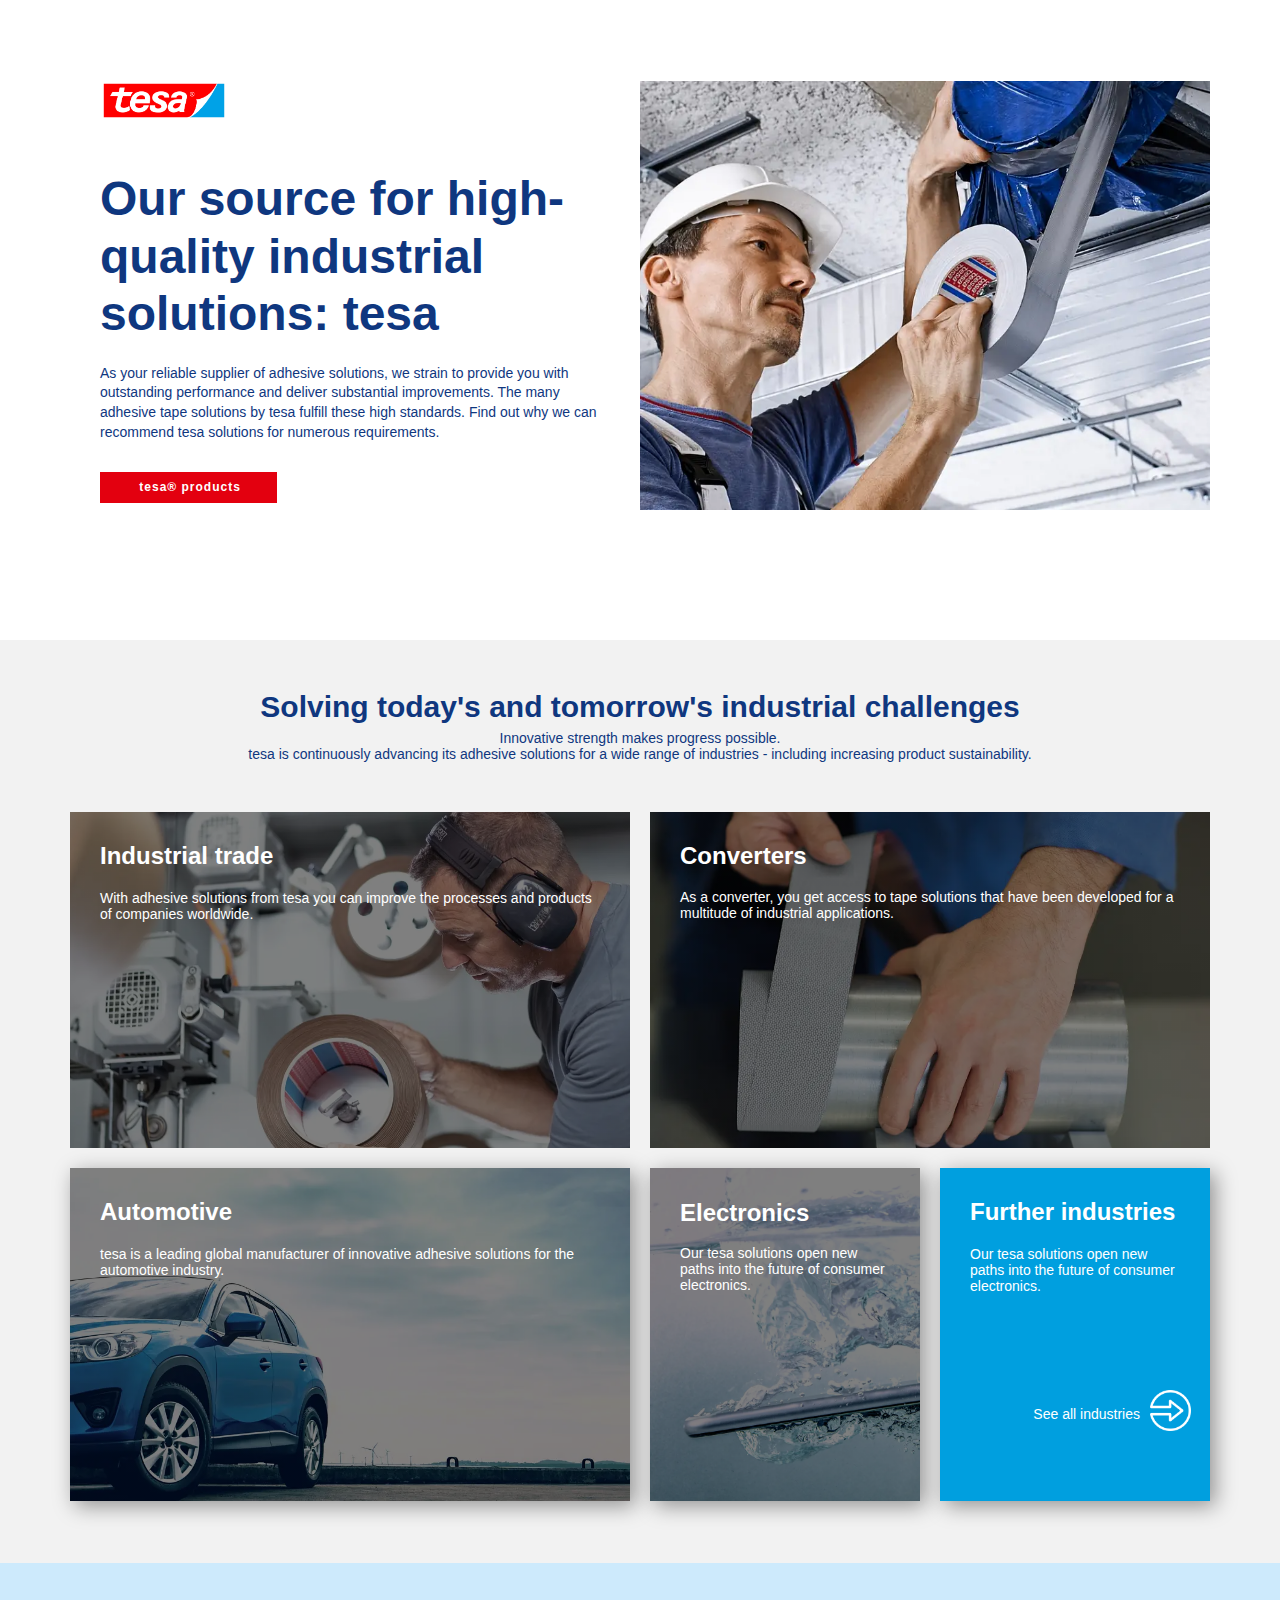
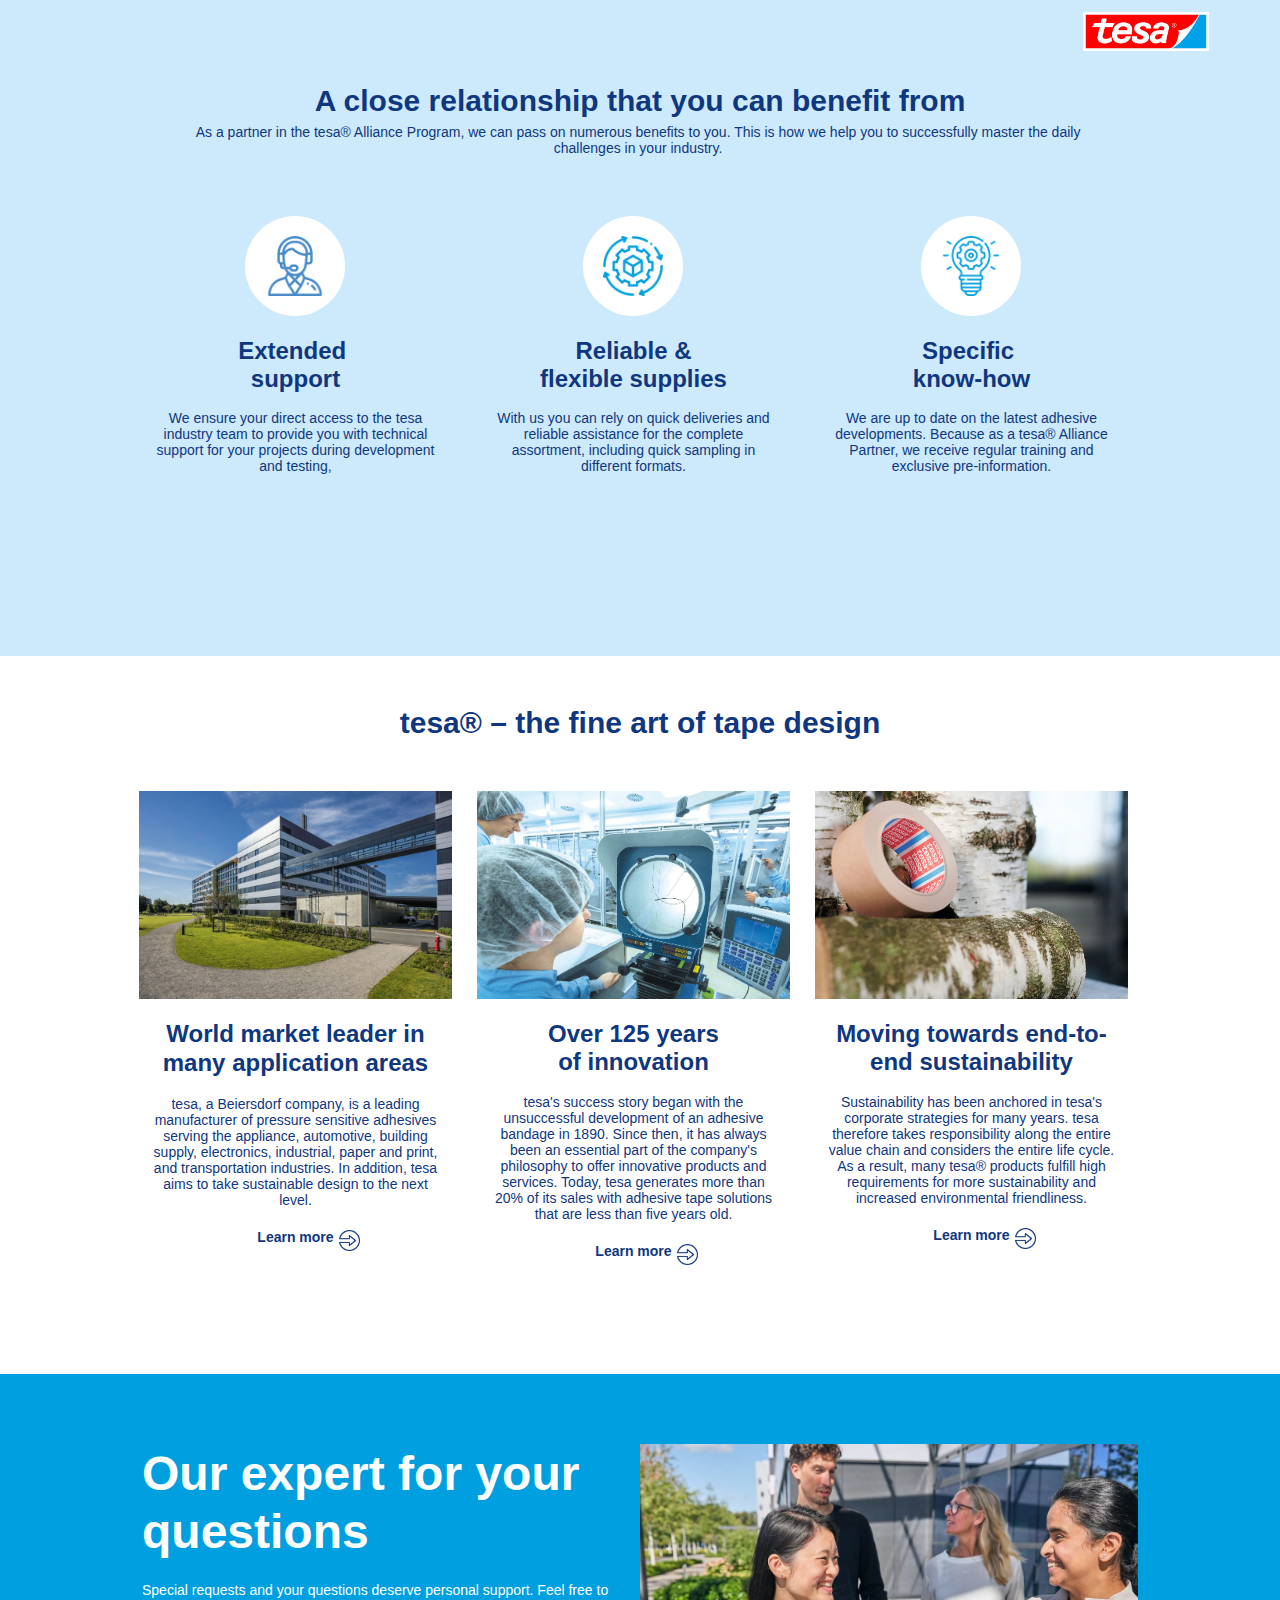
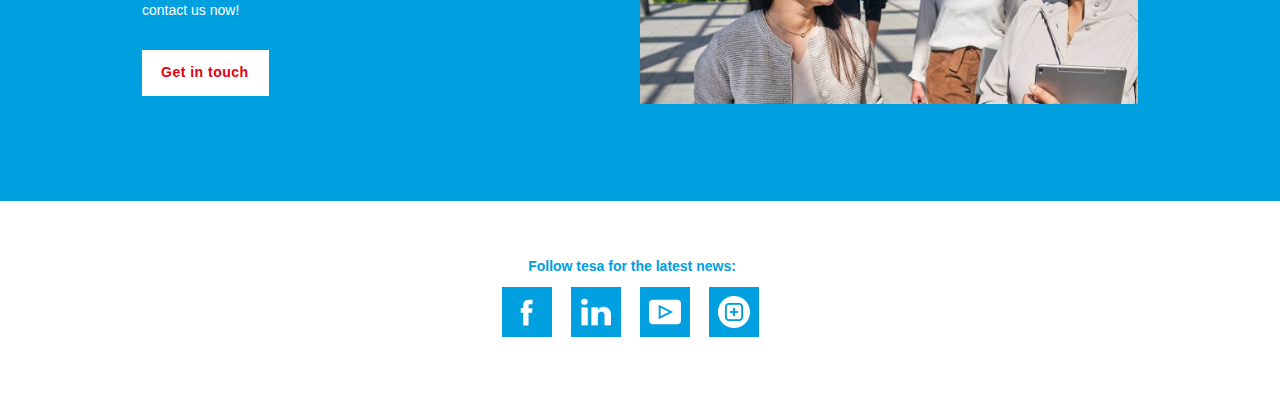
<file: index.html>
<link rel="stylesheet" href="main.css" media="screen">
<body class="u-body u-xl-mode" data-lang="de">
    <section class="u-clearfix u-section-1" id="sec-5fca">
        <div class="u-clearfix u-sheet u-valign-bottom-lg u-valign-bottom-md u-valign-middle-sm u-valign-middle-xs u-sheet-1">
            <div class="custom-expanded data-layout-selected u-clearfix u-expanded-width-lg u-expanded-width-md u-expanded-width-xl u-layout-wrap u-layout-wrap-1">
                <div class="u-layout">
                    <div class="u-layout-row">
                        <div class="u-container-style u-layout-cell u-size-30 u-layout-cell-1">
                            <div class="u-container-layout u-container-layout-1"> <img class="u-image u-image-contain u-image-default u-image-1" src="images/tsbp-tesa_Logo_rgb.png" alt="" data-image-width="3507" data-image-height="1078">
                                <h1 class="u-text u-text-custom-color-5 u-text-1">Our source for high-quality&nbsp;indu​​strial solutions:&nbsp;t​esa</h1>
                                <p class="u-text u-text-custom-color-5 u-text-2">As your reliable supplier of adhesive solutions, we strain to provide you with outstanding performance and deliver substantial improvements. The many adhesive tape solutions by tesa fulfill these high standards. Find out why we can recommend tesa solutions for numerous requirements.</p> <a href="#" class="u-border-none u-btn u-button-style u-custom-color-6 u-text-body-alt-color u-btn-1"></path></svg></span>&nbsp;tesa​®&nbsp;products </a>
                            </div>
                        </div>
                        <div class="u-container-style u-layout-cell u-size-30 u-layout-cell-2">
                            <div class="u-container-layout u-container-layout-2"> <img class="u-expanded-width u-image u-image-default u-image-2" src="images/tsbp-brand_page_introduction_header.webp" alt="" data-image-width="1888" data-image-height="627"> </div>
                        </div>
                    </div>
                </div>
            </div>
        </div>
    </section>
    <section class="u-clearfix u-grey-5 u-hidden-lg u-hidden-md u-hidden-sm u-hidden-xs u-section-2" id="carousel_42f1">
        <div class="u-clearfix u-sheet u-valign-bottom-lg u-valign-bottom-md u-valign-bottom-sm u-valign-bottom-xs u-sheet-1">
            <h2 class="u-align-center u-text u-text-custom-color-5 u-text-1">Solving today's and tomorrow's industrial challenges</h2>
            <p class="u-align-center u-text u-text-custom-color-5 u-text-2">Innovative strength makes progress possible.<br>tesa is continuously advancing its adhesive solutions for a wide range of industries - including increasing product sustainability. </p>
            <div class="data-layout-selected u-clearfix u-expanded-width u-gutter-20 u-layout-wrap u-layout-wrap-1">
                <div class="u-gutter-0 u-layout">
                    <div class="u-layout-col">
                        <div class="u-size-30">
                            <div class="u-layout-row">
                                <div class="u-container-style u-image u-layout-cell u-shading u-size-30 u-image-1" data-image-width="1888" data-image-height="628" data-href="#industrial-trade" data-target="_blank">
                                    <div class="u-container-layout u-container-layout-1">
                                        <h2 class="u-align-left u-text u-text-white u-text-3">Industrial trade</h2>
                                        <p class="u-align-left u-text u-text-body-alt-color u-text-4">With adhesive solutions from tesa you can improve the processes and products of companies worldwide.</p>
                                    </div>
                                </div>
                                <div class="u-container-style u-image u-layout-cell u-shading u-size-30 u-image-2" data-image-width="928" data-image-height="696" data-href="#converter">
                                    <div class="u-container-layout u-container-layout-2">
                                        <h2 class="u-align-left u-text u-text-white u-text-5">Converters</h2>
                                        <p class="u-align-left u-text u-text-body-alt-color u-text-6">As a converter, you get access to tape solutions that have been developed for a multitude of industrial applications.</p>
                                    </div>
                                </div>
                            </div>
                        </div>
                        <div class="u-size-30">
                            <div class="u-layout-row">
                                <div class="u-container-style u-image u-layout-cell u-shading u-size-30 u-image-3" data-image-width="928" data-image-height="694" data-href="#automotive" data-target="_blank">
                                    <div class="u-container-layout u-container-layout-3">
                                        <h2 class="u-align-left u-text u-text-white u-text-7">Automotive</h2>
                                        <p class="u-align-left u-text u-text-body-alt-color u-text-8">tesa is a leading global manufacturer of innovative adhesive solutions for the automotive industry.</p>
                                    </div>
                                </div>
                                <div class="u-container-style u-image u-layout-cell u-shading u-size-15 u-image-4" data-image-width="821" data-image-height="1231" data-href="#electronics" data-target="_blank">
                                    <div class="u-container-layout u-container-layout-4">
                                        <h2 class="u-align-left u-text u-text-white u-text-9">Electronics</h2>
                                        <p class="u-align-left u-text u-text-body-alt-color u-text-10">Our tesa solutions open new paths into the future of consumer electronics.</p>
                                    </div>
                                </div>
                                <div class="u-container-style u-custom-color-8 u-layout-cell u-size-15 u-layout-cell-5" data-href="#further-industries" data-target="_blank">
                                    <div class="u-container-layout u-container-layout-5">
                                        <h2 class="u-align-left u-text u-text-white u-text-11">Further industries</h2>
                                        <p class="u-align-left u-text u-text-body-alt-color u-text-12">Our tesa solutions open new paths into the ​future of consumer electronics.</p>
                                        <p class="u-align-right u-text u-text-body-alt-color u-text-13"> <a class="u-active-none u-border-none u-btn u-button-link u-button-style u-hover-none u-none u-text-body-alt-color u-btn-1" data-href="#further-industries" data-target="_blank">&nbsp;See all industries</a> </p><span class="u-file-icon u-icon u-text-white u-icon-1" data-href="#further-industries" data-target="_blank"><img src="images/tsbp-white-arrow.png" alt=""></span>
                                    </div>
                                </div>
                            </div>
                        </div>
                    </div>
                </div>
            </div>
        </div>
    </section>
    <section class="u-clearfix u-grey-5 u-hidden-xl u-section-3" id="carousel_f77b">
        <div class="u-clearfix u-sheet u-valign-middle-md u-valign-middle-sm u-valign-middle-xs u-sheet-1">
            <h2 class="u-align-center u-text u-text-custom-color-5 u-text-1">Solving today's and tomorrow's industrial challenges</h2>
            <p class="u-align-center u-text u-text-custom-color-5 u-text-2">Innovative strength makes progress possible.<br>tesa is continuously advancing its adhesive solutions for a wide range of industries - including increasing product sustainability. </p>
            <div class="data-layout-selected u-clearfix u-expanded-width-xl u-gutter-20 u-layout-wrap u-layout-wrap-1">
                <div class="u-gutter-0 u-layout">
                    <div class="u-layout-row">
                        <div class="u-container-style u-image u-layout-cell u-shading u-size-30 u-image-1" data-href="#industrial-trade" data-target="_blank" data-image-width="1888" data-image-height="628">
                            <div class="u-container-layout u-container-layout-1">
                                <h2 class="u-align-left u-text u-text-white u-text-3">Industrial trade</h2>
                                <p class="u-align-left u-text u-text-body-alt-color u-text-4">With adhesive solutions from tesa you can improve the processes and products of companies worldwide.</p>
                            </div>
                        </div>
                        <div class="u-container-style u-image u-layout-cell u-shading u-size-30 u-image-2" data-href="#converter" data-image-width="928" data-image-height="696">
                            <div class="u-container-layout u-container-layout-2">
                                <h2 class="u-align-left u-text u-text-white u-text-5">Converters</h2>
                                <p class="u-align-left u-text u-text-body-alt-color u-text-6">As a converter, you get access to tape solutions that have been developed for a multitude of industrial applications.</p>
                            </div>
                        </div>
                    </div>
                </div>
            </div>
            <div class="data-layout-selected u-clearfix u-expanded-width-lg u-expanded-width-md u-expanded-width-xl u-gutter-20 u-layout-wrap u-layout-wrap-2">
                <div class="u-gutter-0 u-layout">
                    <div class="u-layout-row">
                        <div class="u-container-style u-image u-layout-cell u-shading u-size-30 u-image-3" data-href="#automotive" data-target="_blank" data-image-width="928" data-image-height="694">
                            <div class="u-container-layout u-container-layout-3">
                                <h2 class="u-align-left u-text u-text-white u-text-7">Automotive</h2>
                                <p class="u-align-left u-text u-text-body-alt-color u-text-8"> tesa is a leading global manufacturer of innovative adhesive solutions for the automotive industry.</p>
                            </div>
                        </div>
                        <div class="u-container-style u-image u-layout-cell u-shading u-size-30 u-image-4" data-href="#electronics" data-image-width="821" data-image-height="1231" data-target="_blank">
                            <div class="u-container-layout u-container-layout-4">
                                <h2 class="u-align-left u-text u-text-white u-text-9">Electronics</h2>
                                <p class="u-align-left u-text u-text-body-alt-color u-text-10"> Our tesa solutions open new paths into the future of consumer electronics.</p>
                            </div>
                        </div>
                    </div>
                </div>
            </div>
            <div class="custom-expanded data-layout-selected u-clearfix u-expanded-width-lg u-expanded-width-md u-expanded-width-xl u-gutter-20 u-layout-wrap u-layout-wrap-3">
                <div class="u-gutter-0 u-layout">
                    <div class="u-layout-row">
                        <div class="u-container-style u-custom-color-8 u-layout-cell u-size-30 u-layout-cell-5" data-href="#industrial-trade" data-target="_blank">
                            <div class="u-container-layout u-container-layout-5">
                                <h2 class="u-align-left u-text u-text-white u-text-11">Further industries</h2>
                                <p class="u-align-left u-text u-text-body-alt-color u-text-12"> Our tesa solutions open new paths into the ​future of consumer electronics.</p> <a class="u-active-none u-border-none u-btn u-button-link u-button-style u-hover-none u-none u-text-body-alt-color u-btn-1" data-href="#further-industries" data-target="_blank" href="">See all industries</a><span class="u-file-icon u-icon u-text-white u-icon-1" data-href="#further-industries" data-target="_blank"><img src="images/tsbp-white-arrow.png" alt=""></span>
                            </div>
                        </div>
                        <div class="u-container-style u-hidden-sm u-hidden-xs u-layout-cell u-size-30 u-layout-cell-6" data-href="#converter">
                            <div class="u-container-layout u-container-layout-6"></div>
                        </div>
                    </div>
                </div>
            </div>
        </div>
    </section>
    <section class="u-clearfix u-custom-color-10 u-section-4" id="carousel_696c">
        <div class="u-clearfix u-sheet u-sheet-1"> <img class="u-image u-image-contain u-image-default u-image-1" src="images/tsbp-tesa_Logo_rgb.png" alt="" data-image-width="3507" data-image-height="1078">
            <h2 class="u-align-center u-text u-text-custom-color-5 u-text-1">A close relationship that you can benefit from</h2>
            <p class="u-align-center u-text u-text-custom-color-5 u-text-2">As a partner in the tesa® Alliance Program, we can pass on numerous benefits to you. This is how we help you to successfully master the daily&nbsp;<br>challenges in your industry.&nbsp; </p>
            <div class="u-list u-preserve-proportions u-list-1">
                <div class="u-repeater u-repeater-1">
                    <div class="u-container-style u-list-item u-repeater-item">
                        <div class="u-container-layout u-similar-container u-valign-bottom u-container-layout-1"><span class="u-custom-item u-file-icon u-icon u-icon-circle u-text-palette-1-base u-white u-icon-1"><img src="images/tsbp-icon1.png" alt=""></span>
                            <h2 class="u-align-center u-custom-item u-text u-text-custom-color-5 u-text-3">Extended&nbsp;<br>support </h2>
                            <p class="u-align-center u-custom-item u-text u-text-custom-color-5 u-text-4">We ensure your direct access to the tesa industry team to provide you with technical support for your projects during development and testing,</p>
                        </div>
                    </div>
                    <div class="u-container-style u-list-item u-repeater-item">
                        <div class="u-container-layout u-similar-container u-valign-bottom u-container-layout-2"><span class="u-custom-item u-file-icon u-icon u-icon-circle u-text-custom-color-8 u-white u-icon-2"><img src="images/tsbp-cycle.png" alt=""></span>
                            <h2 class="u-align-center u-custom-item u-text u-text-custom-color-5 u-text-default u-text-5">Reliable &amp; <br>flexible supplies</h2>
                            <p class="u-align-center u-custom-item u-text u-text-custom-color-5 u-text-default u-text-6">With us you can rely on quick deliveries and reliable assistance for the complete assortment, including quick sampling in different formats.</p>
                        </div>
                    </div>
                    <div class="u-container-style u-list-item u-repeater-item">
                        <div class="u-container-layout u-similar-container u-valign-bottom u-container-layout-3"><span class="u-custom-item u-file-icon u-icon u-icon-circle u-text-custom-color-8 u-white u-icon-3"><img src="images/tsbp-idea.png" alt=""></span>
                            <h2 class="u-align-center u-custom-item u-text u-text-custom-color-5 u-text-default u-text-7">Specific&nbsp;<br>know-how </h2>
                            <p class="u-align-center u-custom-item u-text u-text-custom-color-5 u-text-default u-text-8">We are up to date on the latest adhesive developments. Because as a tesa​® Alliance Partner, we receive regular training and exclusive pre-information.</p>
                        </div>
                    </div>
                </div>
            </div>
        </div>
    </section>
    <section class="u-clearfix u-white u-section-5" id="carousel_a931">
        <div class="u-clearfix u-sheet u-sheet-1">
            <h2 class="u-align-center u-text u-text-custom-color-5 u-text-1">tesa®&nbsp;– the fine art of tape design</h2>
            <div class="u-list u-list-1">
                <div class="u-repeater u-repeater-1">
                    <div class="u-container-style u-list-item u-repeater-item">
                        <div class="u-container-layout u-similar-container u-container-layout-1"> <img class="u-expanded-width u-image u-image-default u-image-1" src="images/tsbp-tesa-marketleader.jpeg" alt="" data-image-width="1600" data-image-height="1068">
                            <h2 class="u-align-center u-custom-item u-text u-text-custom-color-5 u-text-2">World market leader in many application areas</h2>
                            <p class="u-align-center u-custom-item u-text u-text-custom-color-5 u-text-3"> <a class="u-active-none u-border-none u-btn u-button-link u-button-style u-hover-none u-none u-text-custom-color-5 u-btn-1" data-href="www.tesa.com/en/about-tesa/facts-figures/history " data-target="_blank" href=""> tesa, a Beiersdorf company, is a leading manufacturer of pressure sensitive adhesives serving the appliance, automotive, building supply, electronics, industrial, paper and print, and transportation industries. In addition, tesa aims to take sustainable design to the next level.<span style="font-weight: 700;"> <br> </span> </a> </p><span class="u-file-icon u-icon u-text-custom-color-5 u-icon-1" data-href="https://www.tesa.com/en-us/about-tesa/sustainability​" data-target="_blank"><img src="images/tsbp-blue-arrow.png" alt=""></span>
                            <p class="u-align-center u-custom-item u-text u-text-custom-color-5 u-text-4"> <a class="u-active-none u-border-none u-btn u-button-link u-button-style u-hover-none u-none u-text-custom-color-5 u-btn-2" data-href="www.tesa.com/en/about-tesa/facts-figures/history " data-target="_blank" href="www.tesa.com/en/about-tesa/facts-figures/history " target="_blank">Learn more</a> </p>
                        </div>
                    </div>
                    <div class="u-container-style u-list-item u-repeater-item">
                        <div class="u-container-layout u-similar-container u-container-layout-2"> <img class="u-expanded-width u-image u-image-default u-image-2" src="images/tsbp-tesa_innovation.jpg" alt="" data-image-width="1882" data-image-height="1062">
                            <h2 class="u-align-center u-custom-item u-text u-text-custom-color-5 u-text-default u-text-5">Over 125 years of&nbsp;innovation</h2>
                            <p class="u-align-center u-custom-item u-text u-text-custom-color-5 u-text-default u-text-6"> <a class="u-active-none u-border-none u-btn u-button-link u-button-style u-hover-none u-none u-text-custom-color-5 u-btn-3" data-href="www.tesa.com/en/about-tesa/press-insights/stories/125-years-of-innovation-tesa-holds-the-world-together.html" data-target="_blank">tesa's success story began with the unsuccessful development of an adhesive bandage in 1890. Since then, it has always been an essential part of the company's philosophy to offer innovative products and services. Today, tesa generates more than 20% of its sales with adhesive tape solutions that are less than five years old.<br> </a> </p><span class="u-file-icon u-icon u-text-custom-color-5 u-icon-2" data-href="https://www.tesa.com/en-us/about-tesa/sustainability​" data-target="_blank"><img src="images/tsbp-blue-arrow.png" alt=""></span>
                            <p class="u-align-center u-custom-item u-text u-text-custom-color-5 u-text-7"> <a class="u-active-none u-border-none u-btn u-button-link u-button-style u-custom-item u-hover-none u-none u-text-custom-color-5 u-btn-4" data-href="www.tesa.com/en/about-tesa/facts-figures/history " data-target="_blank" href="www.tesa.com/en/about-tesa/press-insights/stories/125-years-of-innovation-tesa-holds-the-world-together.html" target="_blank"> Learn more<span style="font-weight: 700;"> <br> </span> </a> </p>
                        </div>
                    </div>
                    <div class="u-container-style u-list-item u-repeater-item">
                        <div class="u-container-layout u-similar-container u-container-layout-3"> <img class="u-expanded-width u-image u-image-default u-image-3" src="images/tsbp-tesa_sustainability.webp" alt="" data-image-width="1248" data-image-height="936">
                            <h2 class="u-align-center u-custom-item u-text u-text-custom-color-5 u-text-default u-text-8">Moving towards end-to-end sustainability</h2>
                            <p class="u-align-center u-custom-item u-text u-text-custom-color-5 u-text-default u-text-9"> <a class="u-active-none u-border-none u-btn u-button-link u-button-style u-hover-none u-none u-text-custom-color-5 u-btn-5" data-href="https://www.tesa.com/en-us/about-tesa/sustainability​" data-target="_blank" href="">Sustainability has been anchored in tesa's corporate strategies for many years. tesa therefore takes responsibility along the entire value chain and considers the entire life cycle. As a result, many tesa® products fulfill high requirements for more sustainability and increased environmental friendliness.<span style="font-weight: 700;"> <br> </span> </a> </p><span class="u-file-icon u-icon u-text-custom-color-5 u-icon-3" data-href="https://www.tesa.com/en-us/about-tesa/sustainability​" data-target="_blank"><img src="images/tsbp-blue-arrow.png" alt=""></span>
                            <p class="u-align-center u-custom-item u-text u-text-custom-color-5 u-text-10"> <a class="u-active-none u-border-none u-btn u-button-link u-button-style u-hover-none u-none u-text-custom-color-5 u-btn-6" data-href="www.tesa.com/en/about-tesa/facts-figures/history " data-target="_blank" href="www.tesa.com/en-us/about-tesa/sustainability" target="_blank"> Learn more<span style="font-weight: 700;"> <br> </span> </a> </p>
                        </div>
                    </div>
                </div>
            </div>
        </div>
    </section>
    <section class="u-clearfix u-custom-color-11 u-section-6" id="carousel_884f">
        <div class="u-clearfix u-sheet u-sheet-1">
            <div class="data-layout-selected u-clearfix u-layout-wrap u-layout-wrap-1">
                <div class="u-layout">
                    <div class="u-layout-row">
                        <div class="u-container-style u-layout-cell u-size-30 u-layout-cell-1">
                            <div class="u-container-layout u-container-layout-1">
                                <h1 class="u-text u-text-1">Our expert for your questions</h1>
                                <p class="u-text u-text-2">Special requests and your questions deserve personal support. Feel free to contact us now!</p> <a href="#" class="u-border-none u-btn u-button-style u-text-custom-color-6 u-white u-btn-1">Get in touch </a>
                            </div>
                        </div>
                        <div class="u-container-style u-layout-cell u-size-30 u-layout-cell-2">
                            <div class="u-container-layout u-valign-middle-lg u-container-layout-2"> <img class="u-expanded-width-md u-expanded-width-sm u-expanded-width-xs u-image u-image-default u-image-1" src="images/tsbp-tesa-team.jpg" alt="" data-image-width="1888" data-image-height="628"> </div>
                        </div>
                    </div>
                </div>
            </div>
        </div>
    </section>
    <section class="u-clearfix u-white u-section-7" id="carousel_3751">
        <div class="u-clearfix u-sheet u-sheet-1">
            <div class="data-layout-selected u-clearfix u-layout-wrap u-layout-wrap-1">
                <div class="u-gutter-0 u-layout">
                    <div class="u-layout-row">
                        <div class="u-align-center u-container-style u-layout-cell u-size-60 u-layout-cell-1">
                            <div class="u-container-layout u-container-layout-1">
                                <p class="u-text u-text-custom-color-8 u-text-1">Follow tesa for the latest news:</p>
                                <div class="u-container-style u-custom-color-8 u-group u-radius u-shape-round u-group-1">
                                    <div class="u-container-layout u-valign-middle-lg u-valign-middle-md u-valign-middle-sm u-valign-middle-xs u-container-layout-2">
                                        <div class="u-social-icons u-spacing-10 u-social-icons-1"> <a class="u-social-url" title="instagram" target="_blank" href="#instagram"><span class="u-file-icon u-icon u-social-facebook u-social-icon u-text-white u-icon-1"><img src="images/tsbp-instagram.png" alt=""></span> </a> </div>
                                    </div>
                                </div>
                                <div class="u-container-style u-custom-color-8 u-group u-preserve-proportions u-radius u-shape-round u-group-2">
                                    <div class="u-container-layout u-valign-middle-md u-valign-middle-sm u-valign-middle-xs u-container-layout-3">
                                        <div class="u-social-icons u-spacing-10 u-social-icons-2"> <a class="u-social-url" title="facebook" target="_blank" href="#facebook"><span class="u-icon u-social-facebook u-social-icon u-text-white u-icon-2"><svg class="u-svg-link" preserveAspectRatio="xMidYMin slice" viewBox="0 0 112 112" style="">
                                                        <use xlink:href="#svg-7505"></use>
                                                    </svg><svg class="u-svg-content" viewBox="0 0 112 112" x="0" y="0" id="svg-7505">
                                                        <path fill="currentColor" d="M75.5,28.8H65.4c-1.5,0-4,0.9-4,4.3v9.4h13.9l-1.5,15.8H61.4v45.1H42.8V58.3h-8.8V42.4h8.8V32.2
c0-7.4,3.4-18.8,18.8-18.8h13.8v15.4H75.5z"></path>
                                                    </svg></span> </a> </div>
                                    </div>
                                </div>
                                <div class="u-container-style u-custom-color-8 u-group u-radius u-shape-round u-group-3">
                                    <div class="u-container-layout u-valign-middle-lg u-valign-middle-md u-container-layout-4">
                                        <div class="u-social-icons u-spacing-10 u-social-icons-3"> <a class="u-social-url" title="linkedin" target="_blank" href=""><span class="u-file-icon u-icon u-social-facebook u-social-icon u-text-white u-icon-3"><img src="images/tsbp-linkedin.png" alt=""></span> </a> </div>
                                    </div>
                                </div>
                                <div class="u-container-style u-custom-color-8 u-group u-radius u-shape-round u-group-4">
                                    <div class="u-container-layout u-valign-bottom-lg u-valign-bottom-md u-valign-bottom-sm u-container-layout-5">
                                        <div class="u-social-icons u-spacing-10 u-social-icons-4"> <a class="u-social-url" title="youtube" target="_blank" href="#youtube"><span class="u-file-icon u-icon u-social-facebook u-social-icon u-text-white u-icon-4"><img src="images/tsbp-youtube.png" alt=""></span> </a> </div>
                                    </div>
                                </div>
                            </div>
                        </div>
                    </div>
                </div>
            </div>
        </div>
    </section>
</file>
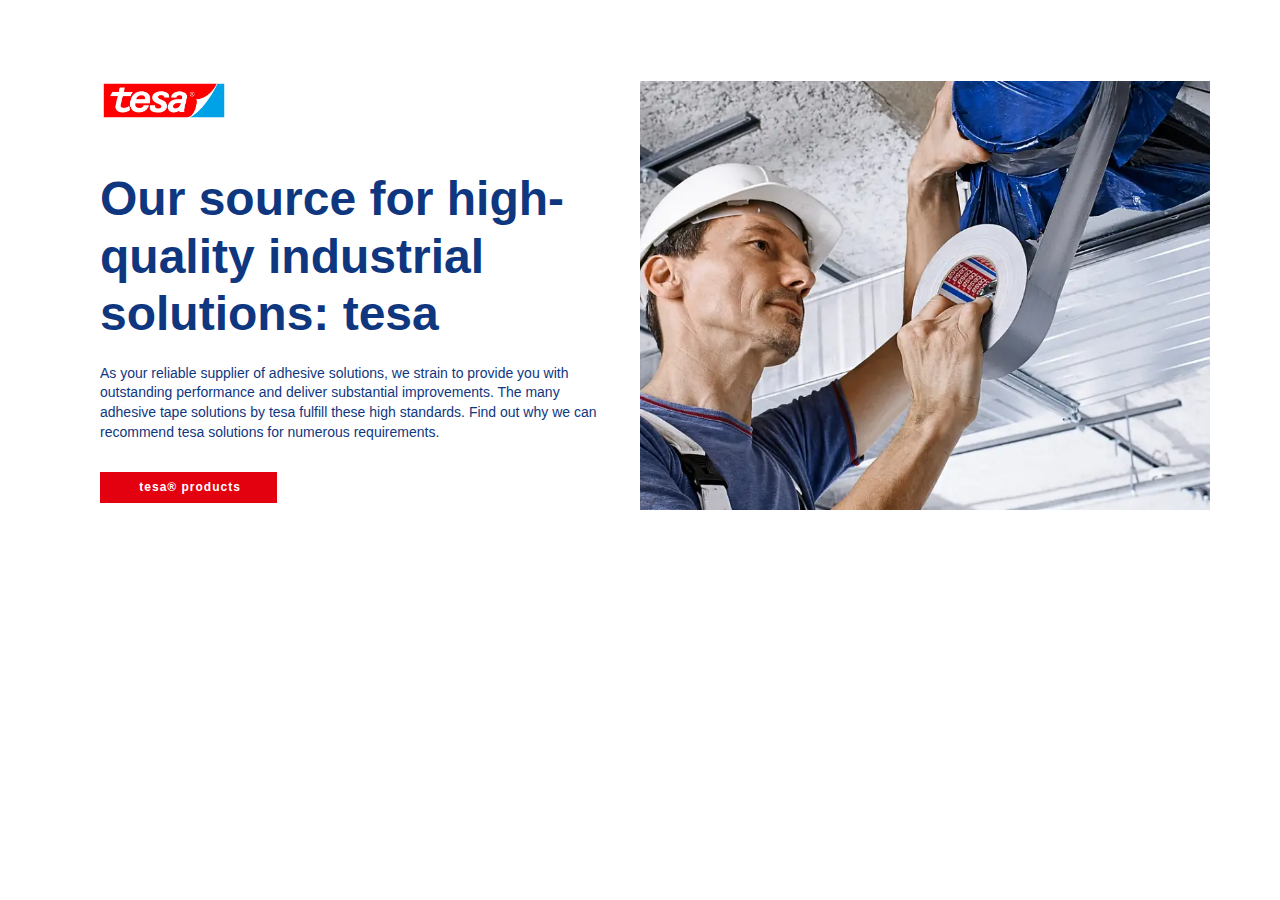
<file: brand-page/block/1/index.html>
<link rel="stylesheet" href="../main.css" media="screen">
<body class="u-body u-xl-mode" data-lang="de">
    <section class="u-clearfix u-section-1" id="sec-5fca">
        <div class="u-clearfix u-sheet u-valign-bottom-lg u-valign-bottom-md u-valign-middle-sm u-valign-middle-xs u-sheet-1">
            <div class="custom-expanded data-layout-selected u-clearfix u-expanded-width-lg u-expanded-width-md u-expanded-width-xl u-layout-wrap u-layout-wrap-1">
                <div class="u-layout">
                    <div class="u-layout-row">
                        <div class="u-container-style u-layout-cell u-size-30 u-layout-cell-1">
                            <div class="u-container-layout u-container-layout-1"> <img class="u-image u-image-contain u-image-default u-image-1" src="../images/tsbp-tesa_Logo_rgb.png" alt="" data-image-width="3507" data-image-height="1078">
                                <h1 class="u-text u-text-custom-color-5 u-text-1">Our source for high-quality&nbsp;indu​​strial solutions:&nbsp;t​esa</h1>
                                <p class="u-text u-text-custom-color-5 u-text-2">As your reliable supplier of adhesive solutions, we strain to provide you with outstanding performance and deliver substantial improvements. The many adhesive tape solutions by tesa fulfill these high standards. Find out why we can recommend tesa solutions for numerous requirements.</p> <a href="#" class="u-border-none u-btn u-button-style u-custom-color-6 u-text-body-alt-color u-btn-1"></path></svg></span>&nbsp;tesa​®&nbsp;products </a>
                            </div>
                        </div>
                        <div class="u-container-style u-layout-cell u-size-30 u-layout-cell-2">
                            <div class="u-container-layout u-container-layout-2"> <img class="u-expanded-width u-image u-image-default u-image-2" src="../images/tsbp-brand_page_introduction_header.webp" alt="" data-image-width="1888" data-image-height="627"> </div>
                        </div>
                    </div>
                </div>
            </div>
        </div>
    </section>
</file>
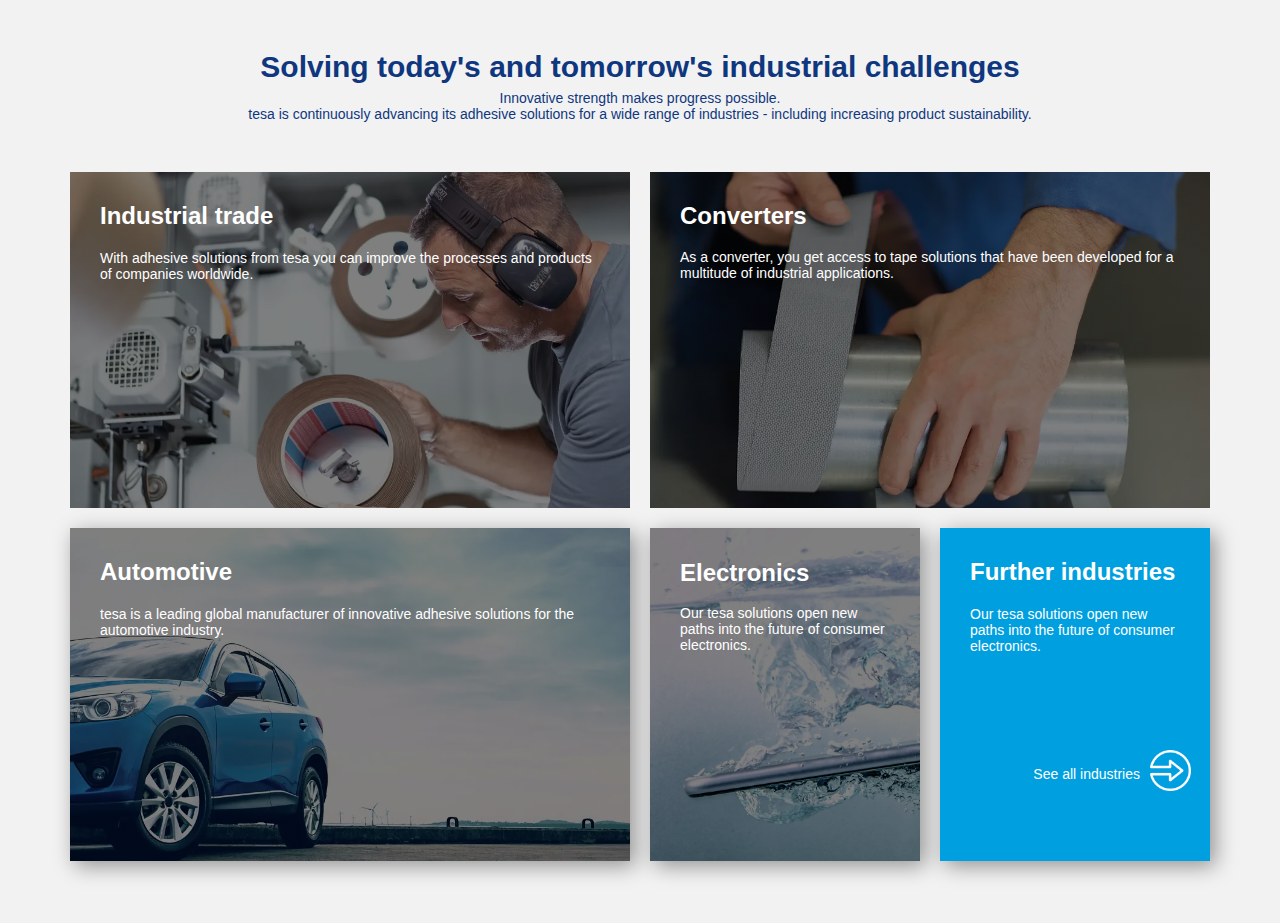
<file: brand-page/block/2/index.html>
<link rel="stylesheet" href="../main.css" media="screen">
<body class="u-body u-xl-mode" data-lang="de">
    <section class="u-clearfix u-grey-5 u-hidden-lg u-hidden-md u-hidden-sm u-hidden-xs u-section-2" id="carousel_42f1">
        <div class="u-clearfix u-sheet u-valign-bottom-lg u-valign-bottom-md u-valign-bottom-sm u-valign-bottom-xs u-sheet-1">
            <h2 class="u-align-center u-text u-text-custom-color-5 u-text-1">Solving today's and tomorrow's industrial challenges</h2>
            <p class="u-align-center u-text u-text-custom-color-5 u-text-2">Innovative strength makes progress possible.<br>tesa is continuously advancing its adhesive solutions for a wide range of industries - including increasing product sustainability. </p>
            <div class="data-layout-selected u-clearfix u-expanded-width u-gutter-20 u-layout-wrap u-layout-wrap-1">
                <div class="u-gutter-0 u-layout">
                    <div class="u-layout-col">
                        <div class="u-size-30">
                            <div class="u-layout-row">
                                <div class="u-container-style u-image u-layout-cell u-shading u-size-30 u-image-1" data-image-width="1888" data-image-height="628" data-href="#industrial-trade" data-target="_blank">
                                    <div class="u-container-layout u-container-layout-1">
                                        <h2 class="u-align-left u-text u-text-white u-text-3">Industrial trade</h2>
                                        <p class="u-align-left u-text u-text-body-alt-color u-text-4">With adhesive solutions from tesa you can improve the processes and products of companies worldwide.</p>
                                    </div>
                                </div>
                                <div class="u-container-style u-image u-layout-cell u-shading u-size-30 u-image-2" data-image-width="928" data-image-height="696" data-href="#converter">
                                    <div class="u-container-layout u-container-layout-2">
                                        <h2 class="u-align-left u-text u-text-white u-text-5">Converters</h2>
                                        <p class="u-align-left u-text u-text-body-alt-color u-text-6">As a converter, you get access to tape solutions that have been developed for a multitude of industrial applications.</p>
                                    </div>
                                </div>
                            </div>
                        </div>
                        <div class="u-size-30">
                            <div class="u-layout-row">
                                <div class="u-container-style u-image u-layout-cell u-shading u-size-30 u-image-3" data-image-width="928" data-image-height="694" data-href="#automotive" data-target="_blank">
                                    <div class="u-container-layout u-container-layout-3">
                                        <h2 class="u-align-left u-text u-text-white u-text-7">Automotive</h2>
                                        <p class="u-align-left u-text u-text-body-alt-color u-text-8">tesa is a leading global manufacturer of innovative adhesive solutions for the automotive industry.</p>
                                    </div>
                                </div>
                                <div class="u-container-style u-image u-layout-cell u-shading u-size-15 u-image-4" data-image-width="821" data-image-height="1231" data-href="#electronics" data-target="_blank">
                                    <div class="u-container-layout u-container-layout-4">
                                        <h2 class="u-align-left u-text u-text-white u-text-9">Electronics</h2>
                                        <p class="u-align-left u-text u-text-body-alt-color u-text-10">Our tesa solutions open new paths into the future of consumer electronics.</p>
                                    </div>
                                </div>
                                <div class="u-container-style u-custom-color-8 u-layout-cell u-size-15 u-layout-cell-5" data-href="#further-industries" data-target="_blank">
                                    <div class="u-container-layout u-container-layout-5">
                                        <h2 class="u-align-left u-text u-text-white u-text-11">Further industries</h2>
                                        <p class="u-align-left u-text u-text-body-alt-color u-text-12">Our tesa solutions open new paths into the ​future of consumer electronics.</p>
                                        <p class="u-align-right u-text u-text-body-alt-color u-text-13"> <a class="u-active-none u-border-none u-btn u-button-link u-button-style u-hover-none u-none u-text-body-alt-color u-btn-1" data-href="#further-industries" data-target="_blank">&nbsp;See all industries</a> </p><span class="u-file-icon u-icon u-text-white u-icon-1" data-href="#further-industries" data-target="_blank"><img src="../images/tsbp-white-arrow.png" alt=""></span>
                                    </div>
                                </div>
                            </div>
                        </div>
                    </div>
                </div>
            </div>
        </div>
    </section>
</file>
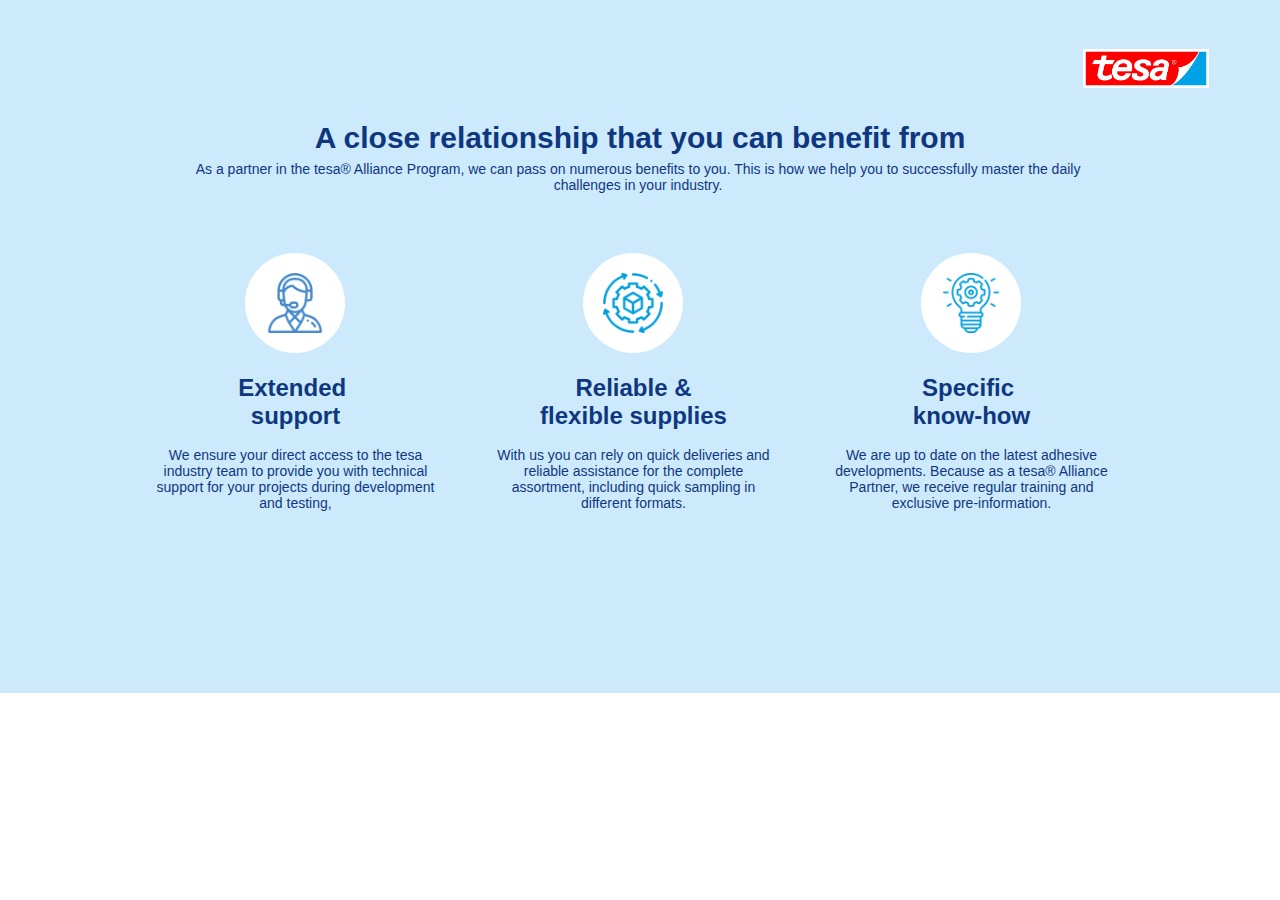
<file: brand-page/block/3/index.html>
<link rel="stylesheet" href="../main.css" media="screen">
<body class="u-body u-xl-mode" data-lang="de">
    <section class="u-clearfix u-custom-color-10 u-section-4" id="carousel_696c">
        <div class="u-clearfix u-sheet u-sheet-1"> <img class="u-image u-image-contain u-image-default u-image-1" src="../images/tsbp-tesa_Logo_rgb.png" alt="" data-image-width="3507" data-image-height="1078">
            <h2 class="u-align-center u-text u-text-custom-color-5 u-text-1">A close relationship that you can benefit from</h2>
            <p class="u-align-center u-text u-text-custom-color-5 u-text-2">As a partner in the tesa® Alliance Program, we can pass on numerous benefits to you. This is how we help you to successfully master the daily&nbsp;<br>challenges in your industry.&nbsp; </p>
            <div class="u-list u-preserve-proportions u-list-1">
                <div class="u-repeater u-repeater-1">
                    <div class="u-container-style u-list-item u-repeater-item">
                        <div class="u-container-layout u-similar-container u-valign-bottom u-container-layout-1"><span class="u-custom-item u-file-icon u-icon u-icon-circle u-text-palette-1-base u-white u-icon-1"><img src="../images/tsbp-icon1.png" alt=""></span>
                            <h2 class="u-align-center u-custom-item u-text u-text-custom-color-5 u-text-3">Extended&nbsp;<br>support </h2>
                            <p class="u-align-center u-custom-item u-text u-text-custom-color-5 u-text-4">We ensure your direct access to the tesa industry team to provide you with technical support for your projects during development and testing,</p>
                        </div>
                    </div>
                    <div class="u-container-style u-list-item u-repeater-item">
                        <div class="u-container-layout u-similar-container u-valign-bottom u-container-layout-2"><span class="u-custom-item u-file-icon u-icon u-icon-circle u-text-custom-color-8 u-white u-icon-2"><img src="../images/tsbp-cycle.png" alt=""></span>
                            <h2 class="u-align-center u-custom-item u-text u-text-custom-color-5 u-text-default u-text-5">Reliable &amp; <br>flexible supplies</h2>
                            <p class="u-align-center u-custom-item u-text u-text-custom-color-5 u-text-default u-text-6">With us you can rely on quick deliveries and reliable assistance for the complete assortment, including quick sampling in different formats.</p>
                        </div>
                    </div>
                    <div class="u-container-style u-list-item u-repeater-item">
                        <div class="u-container-layout u-similar-container u-valign-bottom u-container-layout-3"><span class="u-custom-item u-file-icon u-icon u-icon-circle u-text-custom-color-8 u-white u-icon-3"><img src="../images/tsbp-idea.png" alt=""></span>
                            <h2 class="u-align-center u-custom-item u-text u-text-custom-color-5 u-text-default u-text-7">Specific&nbsp;<br>know-how </h2>
                            <p class="u-align-center u-custom-item u-text u-text-custom-color-5 u-text-default u-text-8">We are up to date on the latest adhesive developments. Because as a tesa​® Alliance Partner, we receive regular training and exclusive pre-information.</p>
                        </div>
                    </div>
                </div>
            </div>
        </div>
    </section>
</file>
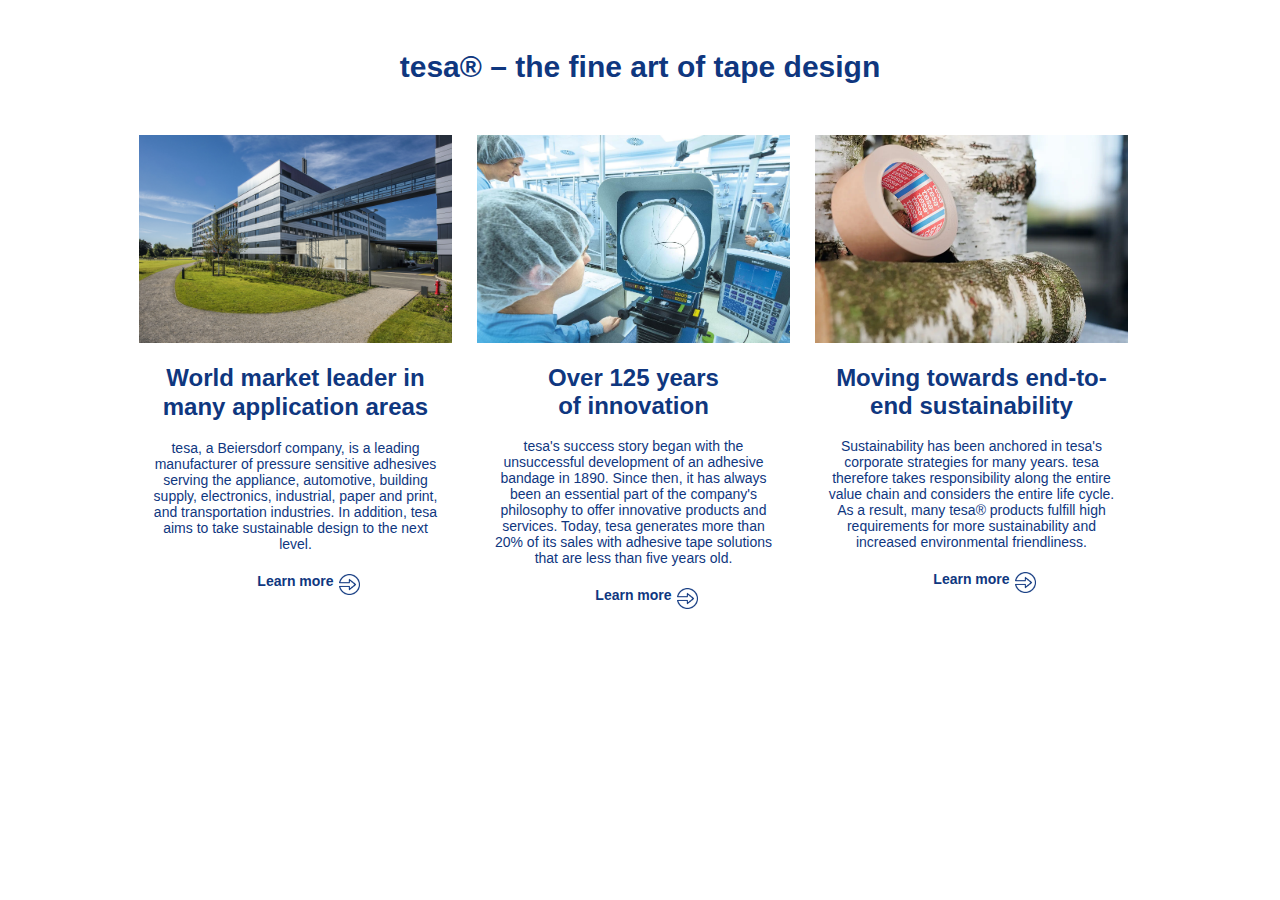
<file: brand-page/block/4/index.html>
<link rel="stylesheet" href="../main.css" media="screen">
<body class="u-body u-xl-mode" data-lang="de">
    <section class="u-clearfix u-white u-section-5" id="carousel_a931">
        <div class="u-clearfix u-sheet u-sheet-1">
            <h2 class="u-align-center u-text u-text-custom-color-5 u-text-1">tesa®&nbsp;– the fine art of tape design</h2>
            <div class="u-list u-list-1">
                <div class="u-repeater u-repeater-1">
                    <div class="u-container-style u-list-item u-repeater-item">
                        <div class="u-container-layout u-similar-container u-container-layout-1"> <img class="u-expanded-width u-image u-image-default u-image-1" src="../images/tsbp-tesa-marketleader.jpeg" alt="" data-image-width="1600" data-image-height="1068">
                            <h2 class="u-align-center u-custom-item u-text u-text-custom-color-5 u-text-2">World market leader in many application areas</h2>
                            <p class="u-align-center u-custom-item u-text u-text-custom-color-5 u-text-3"> <a class="u-active-none u-border-none u-btn u-button-link u-button-style u-hover-none u-none u-text-custom-color-5 u-btn-1" data-href="www.tesa.com/en/about-tesa/facts-figures/history " data-target="_blank" href=""> tesa, a Beiersdorf company, is a leading manufacturer of pressure sensitive adhesives serving the appliance, automotive, building supply, electronics, industrial, paper and print, and transportation industries. In addition, tesa aims to take sustainable design to the next level.<span style="font-weight: 700;"> <br> </span> </a> </p><span class="u-file-icon u-icon u-text-custom-color-5 u-icon-1" data-href="https://www.tesa.com/en-us/about-tesa/sustainability​" data-target="_blank"><img src="../images/tsbp-blue-arrow.png" alt=""></span>
                            <p class="u-align-center u-custom-item u-text u-text-custom-color-5 u-text-4"> <a class="u-active-none u-border-none u-btn u-button-link u-button-style u-hover-none u-none u-text-custom-color-5 u-btn-2" data-href="www.tesa.com/en/about-tesa/facts-figures/history " data-target="_blank" href="www.tesa.com/en/about-tesa/facts-figures/history " target="_blank">Learn more</a> </p>
                        </div>
                    </div>
                    <div class="u-container-style u-list-item u-repeater-item">
                        <div class="u-container-layout u-similar-container u-container-layout-2"> <img class="u-expanded-width u-image u-image-default u-image-2" src="../images/tsbp-tesa_innovation.jpg" alt="" data-image-width="1882" data-image-height="1062">
                            <h2 class="u-align-center u-custom-item u-text u-text-custom-color-5 u-text-default u-text-5">Over 125 years of&nbsp;innovation</h2>
                            <p class="u-align-center u-custom-item u-text u-text-custom-color-5 u-text-default u-text-6"> <a class="u-active-none u-border-none u-btn u-button-link u-button-style u-hover-none u-none u-text-custom-color-5 u-btn-3" data-href="www.tesa.com/en/about-tesa/press-insights/stories/125-years-of-innovation-tesa-holds-the-world-together.html" data-target="_blank">tesa's success story began with the unsuccessful development of an adhesive bandage in 1890. Since then, it has always been an essential part of the company's philosophy to offer innovative products and services. Today, tesa generates more than 20% of its sales with adhesive tape solutions that are less than five years old.<br> </a> </p><span class="u-file-icon u-icon u-text-custom-color-5 u-icon-2" data-href="https://www.tesa.com/en-us/about-tesa/sustainability​" data-target="_blank"><img src="../images/tsbp-blue-arrow.png" alt=""></span>
                            <p class="u-align-center u-custom-item u-text u-text-custom-color-5 u-text-7"> <a class="u-active-none u-border-none u-btn u-button-link u-button-style u-custom-item u-hover-none u-none u-text-custom-color-5 u-btn-4" data-href="www.tesa.com/en/about-tesa/facts-figures/history " data-target="_blank" href="www.tesa.com/en/about-tesa/press-insights/stories/125-years-of-innovation-tesa-holds-the-world-together.html" target="_blank"> Learn more<span style="font-weight: 700;"> <br> </span> </a> </p>
                        </div>
                    </div>
                    <div class="u-container-style u-list-item u-repeater-item">
                        <div class="u-container-layout u-similar-container u-container-layout-3"> <img class="u-expanded-width u-image u-image-default u-image-3" src="../images/tsbp-tesa_sustainability.webp" alt="" data-image-width="1248" data-image-height="936">
                            <h2 class="u-align-center u-custom-item u-text u-text-custom-color-5 u-text-default u-text-8">Moving towards end-to-end sustainability</h2>
                            <p class="u-align-center u-custom-item u-text u-text-custom-color-5 u-text-default u-text-9"> <a class="u-active-none u-border-none u-btn u-button-link u-button-style u-hover-none u-none u-text-custom-color-5 u-btn-5" data-href="https://www.tesa.com/en-us/about-tesa/sustainability​" data-target="_blank" href="">Sustainability has been anchored in tesa's corporate strategies for many years. tesa therefore takes responsibility along the entire value chain and considers the entire life cycle. As a result, many tesa® products fulfill high requirements for more sustainability and increased environmental friendliness.<span style="font-weight: 700;"> <br> </span> </a> </p><span class="u-file-icon u-icon u-text-custom-color-5 u-icon-3" data-href="https://www.tesa.com/en-us/about-tesa/sustainability​" data-target="_blank"><img src="../images/tsbp-blue-arrow.png" alt=""></span>
                            <p class="u-align-center u-custom-item u-text u-text-custom-color-5 u-text-10"> <a class="u-active-none u-border-none u-btn u-button-link u-button-style u-hover-none u-none u-text-custom-color-5 u-btn-6" data-href="www.tesa.com/en/about-tesa/facts-figures/history " data-target="_blank" href="www.tesa.com/en-us/about-tesa/sustainability" target="_blank"> Learn more<span style="font-weight: 700;"> <br> </span> </a> </p>
                        </div>
                    </div>
                </div>
            </div>
        </div>
    </section>
</file>
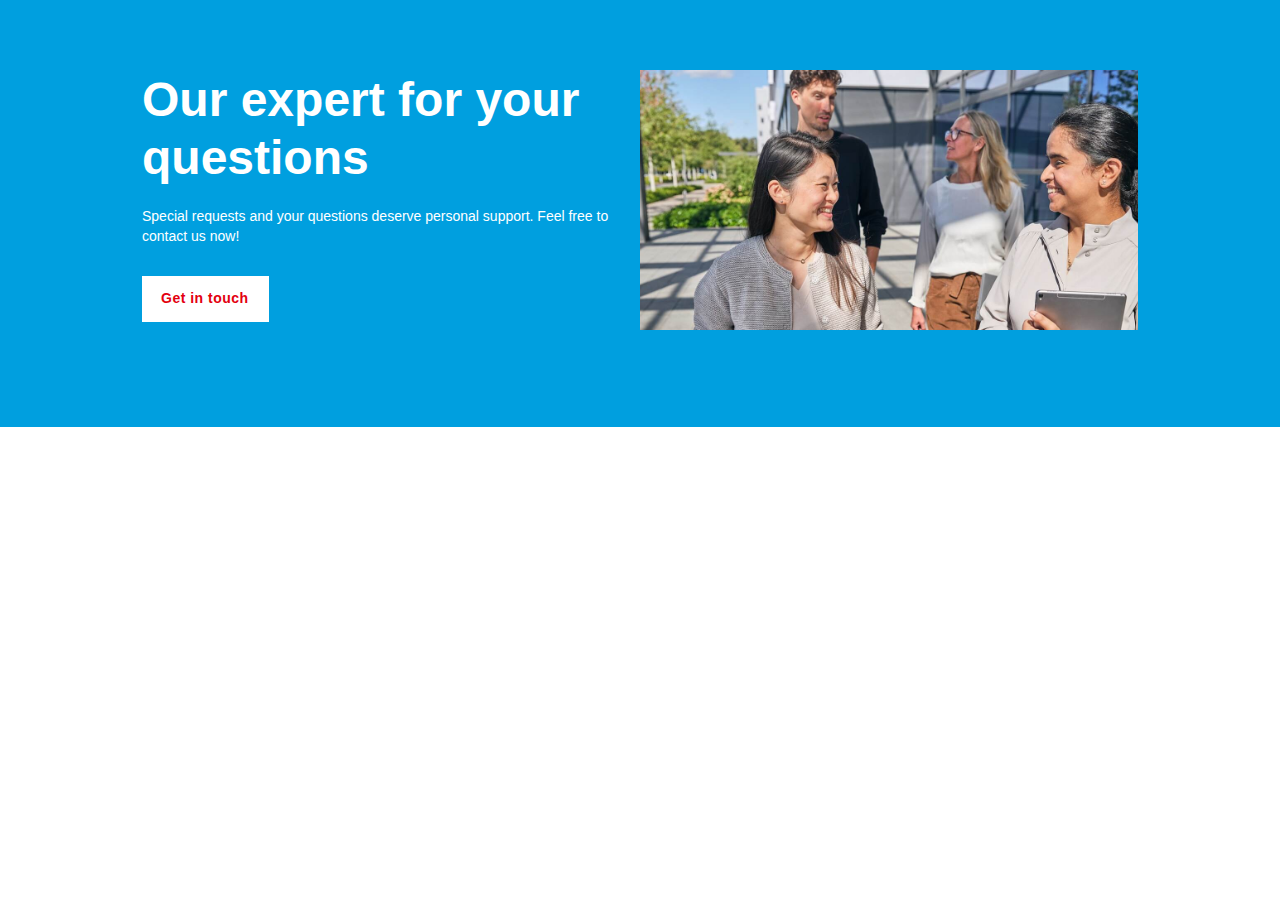
<file: brand-page/block/5/index.html>
<link rel="stylesheet" href="../main.css" media="screen">
<body class="u-body u-xl-mode" data-lang="de">
    <section class="u-clearfix u-custom-color-11 u-section-6" id="carousel_884f">
        <div class="u-clearfix u-sheet u-sheet-1">
            <div class="data-layout-selected u-clearfix u-layout-wrap u-layout-wrap-1">
                <div class="u-layout">
                    <div class="u-layout-row">
                        <div class="u-container-style u-layout-cell u-size-30 u-layout-cell-1">
                            <div class="u-container-layout u-container-layout-1">
                                <h1 class="u-text u-text-1">Our expert for your questions</h1>
                                <p class="u-text u-text-2">Special requests and your questions deserve personal support. Feel free to contact us now!</p> <a href="#" class="u-border-none u-btn u-button-style u-text-custom-color-6 u-white u-btn-1">Get in touch </a>
                            </div>
                        </div>
                        <div class="u-container-style u-layout-cell u-size-30 u-layout-cell-2">
                            <div class="u-container-layout u-valign-middle-lg u-container-layout-2"> <img class="u-expanded-width-md u-expanded-width-sm u-expanded-width-xs u-image u-image-default u-image-1" src="../images/tsbp-tesa-team.jpg" alt="" data-image-width="1888" data-image-height="628"> </div>
                        </div>
                    </div>
                </div>
            </div>
        </div>
    </section>
</file>
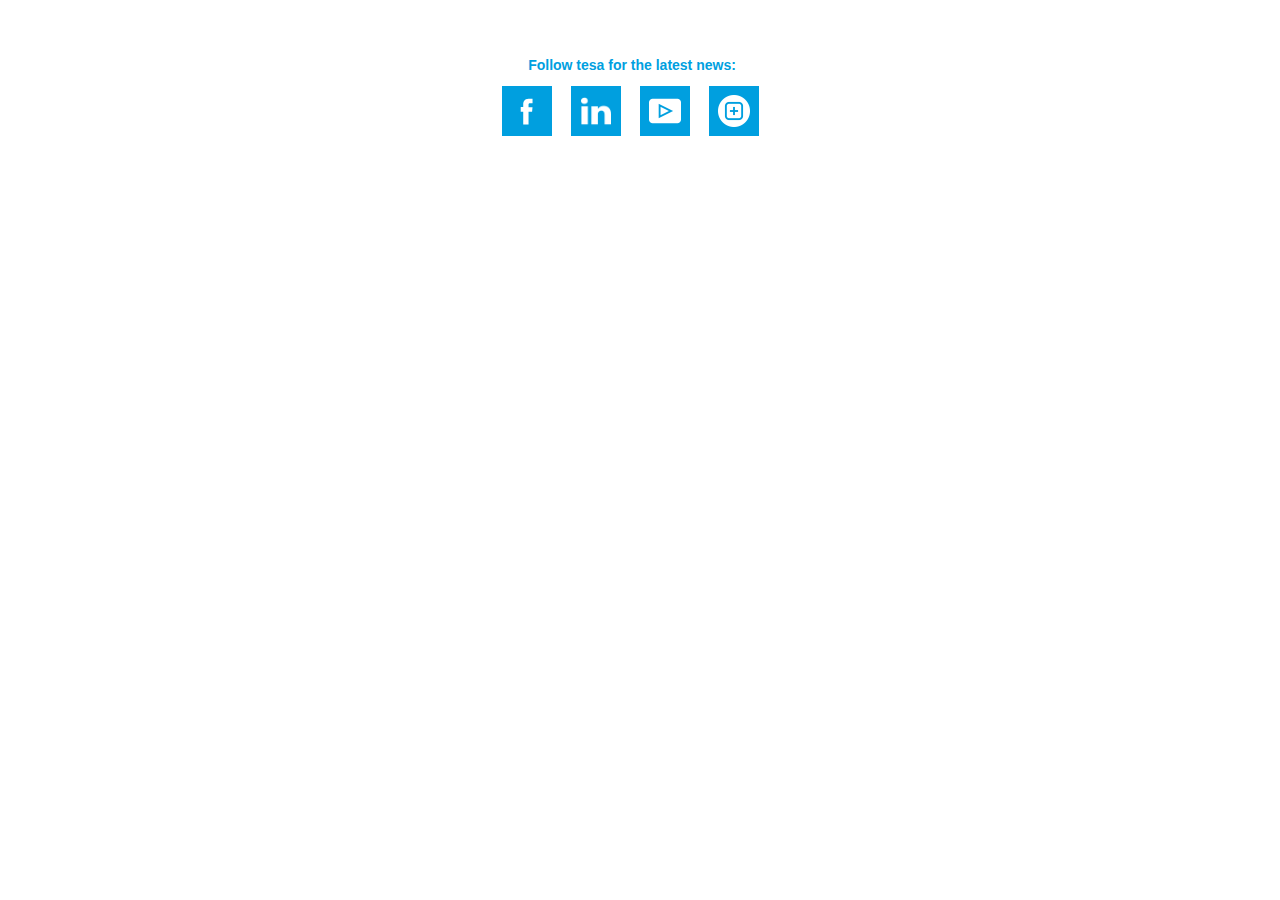
<file: brand-page/block/6/index.html>
<link rel="stylesheet" href="../main.css" media="screen">
<body class="u-body u-xl-mode" data-lang="de">
    <section class="u-clearfix u-white u-section-7" id="carousel_3751">
        <div class="u-clearfix u-sheet u-sheet-1">
            <div class="data-layout-selected u-clearfix u-layout-wrap u-layout-wrap-1">
                <div class="u-gutter-0 u-layout">
                    <div class="u-layout-row">
                        <div class="u-align-center u-container-style u-layout-cell u-size-60 u-layout-cell-1">
                            <div class="u-container-layout u-container-layout-1">
                                <p class="u-text u-text-custom-color-8 u-text-1">Follow tesa for the latest news:</p>
                                <div class="u-container-style u-custom-color-8 u-group u-radius u-shape-round u-group-1">
                                    <div class="u-container-layout u-valign-middle-lg u-valign-middle-md u-valign-middle-sm u-valign-middle-xs u-container-layout-2">
                                        <div class="u-social-icons u-spacing-10 u-social-icons-1"> <a class="u-social-url" title="instagram" target="_blank" href="#instagram"><span class="u-file-icon u-icon u-social-facebook u-social-icon u-text-white u-icon-1"><img src="../images/tsbp-instagram.png" alt=""></span> </a> </div>
                                    </div>
                                </div>
                                <div class="u-container-style u-custom-color-8 u-group u-preserve-proportions u-radius u-shape-round u-group-2">
                                    <div class="u-container-layout u-valign-middle-md u-valign-middle-sm u-valign-middle-xs u-container-layout-3">
                                        <div class="u-social-icons u-spacing-10 u-social-icons-2"> <a class="u-social-url" title="facebook" target="_blank" href="#facebook"><span class="u-icon u-social-facebook u-social-icon u-text-white u-icon-2"><svg class="u-svg-link" preserveAspectRatio="xMidYMin slice" viewBox="0 0 112 112" style="">
                                                        <use xlink:href="#svg-7505"></use>
                                                    </svg><svg class="u-svg-content" viewBox="0 0 112 112" x="0" y="0" id="svg-7505">
                                                        <path fill="currentColor" d="M75.5,28.8H65.4c-1.5,0-4,0.9-4,4.3v9.4h13.9l-1.5,15.8H61.4v45.1H42.8V58.3h-8.8V42.4h8.8V32.2
c0-7.4,3.4-18.8,18.8-18.8h13.8v15.4H75.5z"></path>
                                                    </svg></span> </a> </div>
                                    </div>
                                </div>
                                <div class="u-container-style u-custom-color-8 u-group u-radius u-shape-round u-group-3">
                                    <div class="u-container-layout u-valign-middle-lg u-valign-middle-md u-container-layout-4">
                                        <div class="u-social-icons u-spacing-10 u-social-icons-3"> <a class="u-social-url" title="linkedin" target="_blank" href=""><span class="u-file-icon u-icon u-social-facebook u-social-icon u-text-white u-icon-3"><img src="../images/tsbp-linkedin.png" alt=""></span> </a> </div>
                                    </div>
                                </div>
                                <div class="u-container-style u-custom-color-8 u-group u-radius u-shape-round u-group-4">
                                    <div class="u-container-layout u-valign-bottom-lg u-valign-bottom-md u-valign-bottom-sm u-container-layout-5">
                                        <div class="u-social-icons u-spacing-10 u-social-icons-4"> <a class="u-social-url" title="youtube" target="_blank" href="#youtube"><span class="u-file-icon u-icon u-social-facebook u-social-icon u-text-white u-icon-4"><img src="../images/tsbp-youtube.png" alt=""></span> </a> </div>
                                    </div>
                                </div>
                            </div>
                        </div>
                    </div>
                </div>
            </div>
        </div>
    </section>
</file>
<file: main.css>
@charset "UTF-8";
::-webkit-file-upload-button {-webkit-appearance:button;font:inherit;}
::-webkit-input-placeholder {color:inherit;opacity:0.54;}
@supports (position:-webkit-sticky) {}
@supports (position:sticky) {}
*,*:after,*:before {box-sizing:border-box;}
[class*="u-border-"]:not(.u-shape-svg) {stroke:none;}
[data-href] {cursor:pointer;}
a {-webkit-text-decoration-skip:objects;background-color:transparent;border-left-width:0;border-right-width:0;border-top-width:0;color:#259bca;text-decoration:none;}
a.u-button-style.u-button-style.u-text-body-alt-color:active,a.u-button-style.u-button-style.u-text-body-alt-color[class*="u-border-"]:active,a.u-button-style.u-text-body-alt-color:focus,a.u-button-style.u-text-body-alt-color:hover,a.u-button-style.u-text-body-alt-color[class*="u-border-"]:focus,a.u-button-style.u-text-body-alt-color[class*="u-border-"]:hover {color:#e6e6e6!important;}
a.u-button-style.u-button-style.u-text-custom-color-5:active,a.u-button-style.u-button-style.u-text-custom-color-5[class*="u-border-"]:active,a.u-button-style.u-text-custom-color-5:focus,a.u-button-style.u-text-custom-color-5:hover,a.u-button-style.u-text-custom-color-5[class*="u-border-"]:focus,a.u-button-style.u-text-custom-color-5[class*="u-border-"]:hover {color:#0e3272!important;}
a.u-button-style.u-button-style.u-text-custom-color-6:active,a.u-button-style.u-button-style.u-text-custom-color-6[class*="u-border-"]:active,a.u-button-style.u-text-custom-color-6:focus,a.u-button-style.u-text-custom-color-6:hover,a.u-button-style.u-text-custom-color-6[class*="u-border-"]:focus,a.u-button-style.u-text-custom-color-6[class*="u-border-"]:hover {color:#cc000d!important;}
a.u-button-style.u-text-body-alt-color,a.u-button-style.u-text-body-alt-color[class*="u-border-"],.u-text-body-alt-color {color:#ffffff!important;}
a.u-button-style.u-text-custom-color-5,a.u-button-style.u-text-custom-color-5[class*="u-border-"],.u-text-custom-color-5 {color:#0f377f!important;}
a.u-button-style.u-text-custom-color-6,a.u-button-style.u-text-custom-color-6[class*="u-border-"],.u-text-custom-color-6 {color:#e3000f!important;}
a:active,a:hover {outline-width:0;}
a:focus {outline-offset:-2px;outline:5px auto -webkit-focus-ring-color;outline:thin dotted;}
a:hover {color:#0676a4;}
body {height:auto;margin:0;min-height:100%;overflow-x:clip;}
body,section {position:relative;}
h1 {font-size:2em;margin:0.67em 0;}
html {-ms-text-size-adjust:100%;-webkit-text-size-adjust:100%;font-family:sans-serif;font-size:16px;height:100%;overflow-x:hidden;overflow-y:auto;}
img {border-style:none;}
img.u-image {overflow:hidden;}
section {display:block;}
section>*,.u-sheet>* {position:relative;}
section.u-custom-color-10:before,.u-custom-color-10 {background-color:#cdeafc;color:#111111;}
section.u-custom-color-11:before,.u-custom-color-11 {background-color:#009fdf;color:#ffffff;}
section.u-grey-5:before,.u-grey-5 {background-color:#f2f2f2;color:#111111;}
section.u-white:before,.u-white {background-color:#ffffff;color:#111111;}
svg:not(:root) {overflow:hidden;}
.u-align-center {text-align:center;}
.u-align-left {text-align:left;}
.u-align-right {text-align:right;}
.u-body {--theme-sheet-width-lg:940px;--theme-sheet-width-md:720px;--theme-sheet-width-sm:540px;--theme-sheet-width-xl:1140px;--theme-sheet-width-xs:340px;}
.u-border-none {border-width:0!important;}
.u-btn {--border-radius:0;-ms-user-select:none;-webkit-text-decoration-skip:objects;-webkit-user-select:none;align-self:flex-start;background-color:transparent;border-radius:0;border:0 none transparent;color:inherit;cursor:pointer;display:table;font-family:inherit;font-size:inherit;font-style:inherit;font-style:initial;font-weight:inherit;letter-spacing:inherit;line-height:inherit;margin:0;outline-width:0;padding:10px 30px;text-align:center;text-decoration:none;text-transform:inherit;user-select:none;vertical-align:middle;white-space:nowrap;}
.u-btn:active {background-image:none;outline:0;}
.u-btn:active:focus,.u-btn:focus {outline-offset:-2px;outline:5px auto -webkit-focus-ring-color;outline:thin dotted;}
.u-btn:focus,.u-btn:hover {text-decoration:none;}
.u-button-style {transition-property:background-color,color,border-color;}
.u-button-style.u-button-style.u-custom-color-6:active,.u-button-style.u-button-style.u-custom-color-6[class*="u-border-"]:active,.u-button-style.u-custom-color-6:focus,.u-button-style.u-custom-color-6:hover,.u-button-style.u-custom-color-6[class*="u-border-"]:focus,.u-button-style.u-custom-color-6[class*="u-border-"]:hover {background-color:#cc000d!important;color:#ffffff!important;}
.u-button-style.u-button-style.u-white:active,.u-button-style.u-button-style.u-white[class*="u-border-"]:active,.u-button-style.u-white:focus,.u-button-style.u-white:hover,.u-button-style.u-white[class*="u-border-"]:focus,.u-button-style.u-white[class*="u-border-"]:hover {background-color:#e6e6e6!important;color:#111111!important;}
.u-button-style.u-custom-color-6,.u-button-style.u-custom-color-6[class*="u-border-"] {background-color:#e3000f!important;color:#ffffff!important;}
.u-button-style.u-white,.u-button-style.u-white[class*="u-border-"] {background-color:#ffffff!important;color:#111111!important;}
.u-button-style.u-white,.u-button-style[class*="u-custom-color-"] {border-width:0;}
.u-clearfix:after {clear:both;}
.u-clearfix:after,.u-clearfix:before {content:'';display:table;}
.u-container-layout {flex:1;max-width:100%;position:relative;transition-duration:inherit;}
.u-container-layout>* {position:relative;}
.u-container-style:not([class*="u-align-"]),.u-repeater-item:not([class*="u-align-"]) {text-align:left;}
.u-custom-color-6 {background-color:#e3000f;color:#ffffff;}
.u-custom-color-8,.u-custom-color-8>.u-container-layout:before {background-color:#009fdf;color:#ffffff;}
.u-expanded-width {width:100%!important;}
.u-expanded-width:not(.custom-expanded) {margin-left:0!important;margin-right:0!important;}
.u-file-icon img {height:100%;object-fit:contain;width:100%;}
.u-group {display:flex;}
.u-group,.u-group .u-container-layout>* {position:relative;}
.u-gutter-20 .u-layout {margin:-10px;}
.u-gutter-20 .u-layout .u-layout-cell {border:10px solid transparent;}
.u-icon {border-width:0px;display:block;line-height:0;}
.u-icon-circle {border-radius:50%;}
.u-image {background-position:50% 50%;background-repeat:no-repeat;background-size:cover;display:block;object-fit:cover;vertical-align:middle;}
.u-image.u-image-contain {background-size:contain;object-fit:contain;}
.u-layout-cell {background-clip:padding-box;background-origin:padding-box;display:flex;position:relative;}
.u-layout-cell.u-image:not(.u-hover-box) {overflow:visible;}
.u-layout-col {flex-direction:column;min-height:-webkit-fit-content;min-height:fit-content;}
.u-layout-col>* {max-width:100%;min-height:-webkit-fit-content;min-height:fit-content;}
.u-layout-col>.u-size-30 {flex:30 0 auto;}
.u-layout-col,.u-layout-col>*,.u-layout-row,.u-layout-row>* {display:flex;}
.u-layout-col,.u-layout-row {flex:1 1 auto;}
.u-layout-row {flex-direction:row;flex-wrap:wrap;max-width:100%;min-height:-webkit-fit-content;min-height:fit-content;}
.u-layout-row>* {max-height:100%;min-height:-webkit-fit-content;min-height:fit-content;}
.u-layout-row>.u-size-15 {flex:0 0 25%;max-width:25%;min-width:25%;}
.u-layout-row>.u-size-30 {flex:0 0 50%;max-width:50%;min-width:50%;}
.u-layout-row>.u-size-60 {flex:0 0 100%;max-width:100%;min-width:100%;}
.u-list:not(.u-repeater) {display:flex;flex-direction:column;}
.u-list:not(.u-repeater) .u-repeater {flex-basis:auto;flex-grow:1;flex-shrink:1;}
.u-repeater {display:grid;grid-template-columns:repeat(3,33.33333333%);}
.u-repeater-item {display:flex;position:relative;}
.u-section-1 .u-btn-1 {background-image:none;font-size:0.75rem;font-weight:700;letter-spacing:1px;margin:30px 30px 0;padding:8px 36px 9px 35px;text-transform:none;}
.u-section-1 .u-container-layout-1 {padding:0;}
.u-section-1 .u-container-layout-2 {padding:0;}
.u-section-1 .u-image-1 {height:39px;margin:31px auto 0 30px;width:128px;}
.u-section-1 .u-image-2 {height:429px;margin-bottom:0;margin-top:31px;}
.u-section-1 .u-layout-cell-1 {min-height:544px;}
.u-section-1 .u-layout-cell-2 {min-height:544px;}
.u-section-1 .u-layout-wrap-1 {margin-bottom:0;margin-top:50px;}
.u-section-1 .u-sheet-1 {min-height:640px;}
.u-section-1 .u-text-1 {font-size:3rem;font-weight:700;line-height:1.2;margin:50px 30px 0;}
.u-section-1 .u-text-2 {font-size:0.875rem;line-height:1.4;margin:21px 30px 0;}
.u-section-2 {background-image:none;}
.u-section-2 .u-btn-1 {background-image:none;padding:0;}
.u-section-2 .u-container-layout-1 {padding:0;}
.u-section-2 .u-container-layout-2 {padding:0;}
.u-section-2 .u-container-layout-3 {box-shadow:5px 5px 20px 0 rgba(0,0,0,0.4);padding:0;}
.u-section-2 .u-container-layout-4 {box-shadow:5px 5px 20px 0 rgba(0,0,0,0.4);padding:0;}
.u-section-2 .u-container-layout-5 {box-shadow:5px 5px 20px 0 rgba(0,0,0,0.4);padding:0;}
.u-section-2 .u-icon-1 {height:41px;margin:-32px 19px 0 auto;padding:0;width:41px;}
.u-section-2 .u-image-1 {background-image:linear-gradient(0deg,rgba(0,0,0,0.5),rgba(0,0,0,0.5)),url('images/tsbp-industries_industrialtrade.webp');background-position:50% 50%;min-height:356px;}
.u-section-2 .u-image-2 {background-image:linear-gradient(0deg,rgba(0,0,0,0.5),rgba(0,0,0,0.5)),url('images/tsbp-industries_converters.webp');background-position:50% 50%;min-height:356px;}
.u-section-2 .u-image-3 {background-image:linear-gradient(0deg,rgba(0,0,0,0.5),rgba(0,0,0,0.5)),url('images/tsbp-industries_automotive.webp');background-position:50% 50%;min-height:353px;}
.u-section-2 .u-image-4 {background-image:linear-gradient(0deg,rgba(0,0,0,0.5),rgba(0,0,0,0.5)),url('images/tsbp-industries_electronics.webp');background-position:50% 50%;min-height:353px;}
.u-section-2 .u-layout-cell-5 {background-image:none;}
.u-section-2 .u-layout-wrap-1 {margin-bottom:-236px;margin-right:0;margin-top:50px;width:100%;}
.u-section-2 .u-sheet-1 {min-height:923px;}
.u-section-2 .u-text-1 {font-size:1.875rem;font-weight:700;margin:50px 0 0;}
.u-section-2 .u-text-10 {font-size:0.875rem;margin:18px auto 0;width:210px;}
.u-section-2 .u-text-11 {font-size:1.5rem;font-weight:700;margin:30px auto 0;width:210px;}
.u-section-2 .u-text-12 {font-size:0.875rem;margin:20px auto 0;width:210px;}
.u-section-2 .u-text-13 {font-size:0.875rem;margin:112px 70px 0 30px;}
.u-section-2 .u-text-2 {font-size:0.875rem;margin:6px 0 0;}
.u-section-2 .u-text-3 {font-size:1.5rem;font-weight:700;margin:30px 30px 0;}
.u-section-2 .u-text-4 {font-size:0.875rem;margin:20px 30px 0;}
.u-section-2 .u-text-5 {font-size:1.5rem;font-weight:700;margin:30px 30px 0;}
.u-section-2 .u-text-6 {font-size:0.875rem;margin:19px 30px 0;}
.u-section-2 .u-text-7 {font-size:1.5rem;font-weight:700;margin:30px 30px 0;}
.u-section-2 .u-text-8 {font-size:0.875rem;margin:20px 30px 0;}
.u-section-2 .u-text-9 {font-size:1.5rem;font-weight:700;margin:31px -30px 0 30px;}
.u-section-3 {background-image:none;}
.u-section-3 .u-btn-1 {background-image:none;}
.u-section-3 .u-container-layout-1 {padding:0;}
.u-section-3 .u-container-layout-2 {padding:0;}
.u-section-3 .u-container-layout-3 {padding:0;}
.u-section-3 .u-container-layout-4 {padding:0;}
.u-section-3 .u-container-layout-5 {padding:0;}
.u-section-3 .u-container-layout-6 {padding:0;}
.u-section-3 .u-icon-1 {height:41px;margin:-33px 20px 0 auto;padding:0;width:41px;}
.u-section-3 .u-image-1 {background-image:linear-gradient(0deg,rgba(0,0,0,0.5),rgba(0,0,0,0.5)),url("images/tsbp-industries_industrialtrade.webp");background-position:50% 50%;}
.u-section-3 .u-image-2 {background-image:linear-gradient(0deg,rgba(0,0,0,0.5),rgba(0,0,0,0.5)),url("images/tsbp-industries_converters.webp");background-position:50% 50%;}
.u-section-3 .u-image-3 {background-image:linear-gradient(0deg,rgba(0,0,0,0.5),rgba(0,0,0,0.5)),url('images/tsbp-industries_automotive.webp');background-position:50% 50%;}
.u-section-3 .u-image-4 {background-image:linear-gradient(0deg,rgba(0,0,0,0.5),rgba(0,0,0,0.5)),url('images/tsbp-industries_electronics.webp');background-position:50% 50%;}
.u-section-3 .u-layout-cell-5 {background-image:none;background-position:50% 50%;}
.u-section-3 .u-layout-cell-6 {background-position:50% 50%;}
.u-section-3 .u-layout-wrap-1 {margin-bottom:0;margin-top:49px;}
.u-section-3 .u-layout-wrap-2 {margin-bottom:0;margin-top:49px;}
.u-section-3 .u-layout-wrap-3 {margin-bottom:0;margin-top:49px;}
.u-section-3 .u-sheet-1 {min-height:1194px;}
.u-section-3 .u-text-1 {font-size:1.875rem;font-weight:700;margin:50px 0 0;}
.u-section-3 .u-text-10 {font-size:0.875rem;margin:19px 30px 0;}
.u-section-3 .u-text-11 {font-size:1.875rem;font-weight:700;margin:30px 30px 0;}
.u-section-3 .u-text-12 {font-size:0.875rem;margin:20px 30px 0;}
.u-section-3 .u-text-2 {font-size:0.875rem;margin:6px 0 0;}
.u-section-3 .u-text-3 {font-size:1.875rem;font-weight:700;margin:30px 30px 0;}
.u-section-3 .u-text-4 {font-size:0.875rem;margin:20px 30px 0;}
.u-section-3 .u-text-5 {font-size:1.5rem;font-weight:700;margin:30px 30px 0;}
.u-section-3 .u-text-6 {font-size:0.875rem;margin:19px 30px 0;}
.u-section-3 .u-text-7 {font-size:1.875rem;font-weight:700;margin:30px 30px 0;}
.u-section-3 .u-text-8 {font-size:0.875rem;margin:20px 30px 0;}
.u-section-3 .u-text-9 {font-size:1.5rem;font-weight:700;margin:30px 30px 0;}
.u-section-4 {background-image:none;}
.u-section-4 .u-container-layout-1 {padding:10px;}
.u-section-4 .u-container-layout-2 {padding:10px;}
.u-section-4 .u-container-layout-3 {padding:10px;}
.u-section-4 .u-icon-1 {height:100px;margin:0 auto;padding:20px;width:100px;}
.u-section-4 .u-icon-2 {height:100px;margin:0 auto;padding:20px;width:100px;}
.u-section-4 .u-icon-3 {height:100px;margin:0 auto;padding:20px;width:100px;}
.u-section-4 .u-image-1 {height:39px;margin:49px 0 0 auto;width:128px;}
.u-section-4 .u-list-1 {margin:50px auto 60px 59px;width:1009px;}
.u-section-4 .u-repeater-1 {grid-auto-columns:calc(33.3333% - 3.33333px);grid-gap:5px;grid-template-columns:repeat(3,calc(33.3333% - 3.33333px));min-height:274px;}
.u-section-4 .u-sheet-1 {min-height:693px;}
.u-section-4 .u-text-1 {font-size:1.875rem;font-weight:700;margin:33px 0 0;}
.u-section-4 .u-text-2 {font-size:0.875rem;margin:6px 0 0;}
.u-section-4 .u-text-3 {font-size:1.5rem;font-weight:700;margin:21px auto 0;}
.u-section-4 .u-text-4 {font-size:0.875rem;margin:17px 11px 0;}
.u-section-4 .u-text-5 {font-size:1.5rem;font-weight:700;margin:21px auto 0;}
.u-section-4 .u-text-6 {font-size:0.875rem;margin:17px 11px 0;}
.u-section-4 .u-text-7 {font-size:1.5rem;font-weight:700;margin:21px auto 0;}
.u-section-4 .u-text-8 {font-size:0.875rem;margin:17px 11px 0;}
.u-section-5 {background-image:none;}
.u-section-5 .u-btn-1 {background-image:none;padding:0;}
.u-section-5 .u-btn-2 {background-image:none;font-weight:700;padding:0;}
.u-section-5 .u-btn-3 {background-image:none;padding:0;}
.u-section-5 .u-btn-4 {background-image:none;font-weight:700;padding:0;}
.u-section-5 .u-btn-5 {background-image:none;padding:0;}
.u-section-5 .u-btn-6 {background-image:none;font-weight:700;padding:0;}
.u-section-5 .u-container-layout-1 {padding:0 10px;}
.u-section-5 .u-container-layout-2 {padding:0 10px;}
.u-section-5 .u-container-layout-3 {padding:0 10px;}
.u-section-5 .u-icon-1 {height:21px;margin:22px 92px 0 200px;padding:0;width:21px;}
.u-section-5 .u-icon-2 {height:21px;margin:22px 92px 0 200px;padding:0;width:21px;}
.u-section-5 .u-icon-3 {height:21px;margin:22px 92px 0 200px;padding:0;width:21px;}
.u-section-5 .u-image-1 {height:208px;margin:0;}
.u-section-5 .u-image-2 {height:208px;margin:0;}
.u-section-5 .u-image-3 {height:208px;margin:0;}
.u-section-5 .u-list-1 {margin:51px 72px 56px 59px;width:1009px;}
.u-section-5 .u-repeater-1 {grid-auto-columns:calc(33.3333% - 3.33333px);grid-gap:5px;grid-template-columns:repeat(3,calc(33.3333% - 3.33333px));min-height:274px;}
.u-section-5 .u-sheet-1 {min-height:718px;}
.u-section-5 .u-text-1 {font-size:1.875rem;font-weight:700;margin:50px 0 0;}
.u-section-5 .u-text-10 {font-size:0.875rem;margin:-22px 11px 0;}
.u-section-5 .u-text-2 {font-size:1.5rem;font-weight:700;line-height:1.2;margin:21px 0 0;}
.u-section-5 .u-text-3 {font-size:0.875rem;margin:18px 11px 0;}
.u-section-5 .u-text-4 {font-size:0.875rem;margin:-22px 11px 0;}
.u-section-5 .u-text-5 {font-size:1.5rem;font-weight:700;margin:21px 0 0;}
.u-section-5 .u-text-6 {font-size:0.875rem;margin:18px 11px 0;}
.u-section-5 .u-text-7 {font-size:0.875rem;margin:-22px 11px 0;}
.u-section-5 .u-text-8 {font-size:1.5rem;font-weight:700;margin:21px 0 0;}
.u-section-5 .u-text-9 {font-size:0.875rem;margin:18px 11px 0;}
.u-section-6 {background-image:none;}
.u-section-6 .u-btn-1 {background-image:none;font-size:0.875rem;font-weight:700;letter-spacing:0.5px;margin:30px auto 0 72px;padding:14px 20px 16px 19px;text-transform:none;}
.u-section-6 .u-container-layout-1 {padding:0;}
.u-section-6 .u-container-layout-2 {padding:0;}
.u-section-6 .u-image-1 {height:260px;margin:70px auto 0 0;width:498px;}
.u-section-6 .u-layout-cell-1 {min-height:400px;}
.u-section-6 .u-layout-cell-2 {min-height:400px;}
.u-section-6 .u-layout-wrap-1 {margin:0 0 27px;width:100%;}
.u-section-6 .u-sheet-1 {min-height:427px;}
.u-section-6 .u-text-1 {font-size:3rem;line-height:1.2;margin:71px 30px 0 72px;}
.u-section-6 .u-text-2 {font-size:0.875rem;line-height:1.4;margin:21px 30px 0 72px;}
.u-section-7 {background-image:none;}
.u-section-7 .u-container-layout-1 {padding:30px 14px;}
.u-section-7 .u-container-layout-2 {padding:9px;}
.u-section-7 .u-container-layout-3 {padding:9px;}
.u-section-7 .u-container-layout-4 {padding:9px;}
.u-section-7 .u-container-layout-5 {padding:9px;}
.u-section-7 .u-group-1 {--radius:5px;height:auto;margin:10px 437px 0 auto;min-height:50px;width:50px;}
.u-section-7 .u-group-2 {--radius:5px;height:auto;margin:-50px auto 0 418px;min-height:50px;width:50px;}
.u-section-7 .u-group-3 {--radius:5px;height:auto;margin:-50px auto 0 487px;min-height:50px;width:50px;}
.u-section-7 .u-group-4 {--radius:5px;height:auto;margin:-50px 506px 0 auto;min-height:50px;width:50px;}
.u-section-7 .u-icon-1 {height:32px;}
.u-section-7 .u-icon-2 {height:100%;}
.u-section-7 .u-icon-3 {height:32px;}
.u-section-7 .u-icon-4 {height:32px;}
.u-section-7 .u-layout-cell-1 {min-height:200px;}
.u-section-7 .u-layout-wrap-1 {margin:0;width:100%;}
.u-section-7 .u-sheet-1 {min-height:200px;}
.u-section-7 .u-social-icons-1 {height:32px;margin:0 0 -21px;min-height:16px;min-width:16px;width:32px;}
.u-section-7 .u-social-icons-2 {height:32px;margin:0 0 -21px;min-height:16px;min-width:16px;width:32px;}
.u-section-7 .u-social-icons-3 {height:30px;margin:0 auto;min-height:16px;min-width:16px;width:30px;}
.u-section-7 .u-social-icons-4 {height:32px;margin:0 0 -21px;min-height:16px;min-width:16px;width:32px;}
.u-section-7 .u-text-1 {font-size:0.875rem;font-weight:700;line-height:1.4;margin:26px 16px 0 0;}
.u-sheet {margin:0 auto;position:relative;}
.u-sheet:not(.u-image):not(.u-video) {pointer-events:none;}
.u-sheet:not(.u-image):not(.u-video)>* {pointer-events:auto;pointer-events:initial;}
.u-social-icons {display:flex;}
.u-social-url {-webkit-text-decoration-skip:objects;background-color:transparent;border:0 none transparent;color:inherit;font-family:inherit;font-size:inherit;font-style:inherit;font-weight:inherit;letter-spacing:inherit;line-height:inherit;margin-bottom:0!important;margin-top:0!important;margin:0;outline-width:0;text-decoration:none;text-transform:inherit;}
.u-svg-content {height:0;width:0;}
.u-svg-link {fill:currentColor;height:100%;width:100%;}
.u-text {position:relative;word-wrap:break-word;}
.u-text .u-btn {display:inline-block;margin-bottom:0;margin-top:0;text-align:inherit;vertical-align:baseline;white-space:normal;}
.u-text .u-btn.u-button-link {display:inline;}
.u-text a {font-family:inherit;font-size:inherit;letter-spacing:inherit;line-height:inherit;text-transform:inherit;}
.u-text-custom-color-8 {color:#009fdf!important;}
.u-text-default {align-self:flex-start;display:table;width:-moz-fit-content;width:-webkit-fit-content;width:fit-content;}
.u-text-white {color:#ffffff!important;}
.u-text-white .u-svg-link {fill:#ffffff;}
.u-valign-bottom {display:flex;flex-direction:column;justify-content:flex-end;}
.u-valign-bottom>* {flex-shrink:0;}
.u-xl-mode .u-sheet {width:var(--theme-sheet-width-xl);}

@media (max-width:1199px) {
h1:not(.u-title) {font-size:3.75rem;}
.u-section-1 .u-btn-1 {margin-right:0;}
.u-section-1 .u-image-2 {height:291px;margin-top:120px;}
.u-section-1 .u-layout-cell-1 {min-height:537px;}
.u-section-1 .u-layout-cell-2 {min-height:537px;}
.u-section-1 .u-sheet-1 {min-height:587px;}
.u-section-1 .u-text-1 {font-size:2.25rem;width:auto;}
.u-section-1 .u-text-2 {width:auto;}
.u-section-2 .u-image-3 {min-height:2073px;}
.u-section-2 .u-image-4 {min-height:2073px;}
.u-section-2 .u-layout-cell-5 {min-height:2073px;}
.u-section-2 .u-layout-wrap-1 {margin-bottom:0;margin-right:initial;margin-top:49px;width:auto;}
.u-section-2 .u-sheet-1 {min-height:2592px;}
.u-section-2 .u-text-10 {width:10px;}
.u-section-2 .u-text-11 {width:10px;}
.u-section-2 .u-text-12 {width:10px;}
.u-section-2 .u-text-3 {font-size:1.875rem;}
.u-section-2 .u-text-9 {width:10px;}
.u-section-3 .u-btn-1 {margin:116px 70px 0 auto;padding:0;}
.u-section-3 .u-image-1 {min-height:320px;}
.u-section-3 .u-image-2 {min-height:320px;}
.u-section-3 .u-image-3 {min-height:320px;}
.u-section-3 .u-image-4 {min-height:320px;}
.u-section-3 .u-layout-cell-5 {min-height:331px;}
.u-section-3 .u-layout-cell-6 {min-height:320px;}
.u-section-3 .u-layout-wrap-1 {margin-left:0;margin-right:0;margin-top:41px;width:100%;}
.u-section-3 .u-layout-wrap-2 {margin-top:30px;}
.u-section-3 .u-layout-wrap-3 {margin-bottom:50px;margin-top:30px;}
.u-section-3 .u-sheet-1 {min-height:1205px;}
.u-section-3 .u-text-10 {margin-top:20px;width:auto;}
.u-section-3 .u-text-11 {width:auto;}
.u-section-3 .u-text-12 {width:auto;}
.u-section-3 .u-text-2 {margin-top:15px;width:auto;}
.u-section-3 .u-text-3 {width:auto;}
.u-section-3 .u-text-4 {width:auto;}
.u-section-3 .u-text-5 {width:auto;}
.u-section-3 .u-text-6 {margin-top:20px;width:auto;}
.u-section-3 .u-text-7 {width:auto;}
.u-section-3 .u-text-8 {width:auto;}
.u-section-3 .u-text-9 {width:auto;}
.u-section-4 .u-image-1 {margin-top:43px;}
.u-section-4 .u-list-1 {margin-left:0;width:940px;}
.u-section-4 .u-repeater-1 {grid-auto-columns:calc(33.333333333333336% - 3.33333px);grid-template-columns:repeat(3,calc(33.333333333333336% - 3.33333px));min-height:255px;}
.u-section-4 .u-sheet-1 {min-height:672px;}
.u-section-4 .u-text-1 {margin-top:28px;}
.u-section-4 .u-text-4 {margin-left:0;margin-right:0;}
.u-section-5 .u-container-layout-1 {padding-left:0;padding-right:0;padding-top:50px;}
.u-section-5 .u-container-layout-2 {padding-left:0;padding-right:0;padding-top:50px;}
.u-section-5 .u-container-layout-3 {padding-left:0;padding-right:0;padding-top:50px;}
.u-section-5 .u-icon-1 {margin-right:74px;}
.u-section-5 .u-icon-2 {margin-right:74px;}
.u-section-5 .u-icon-3 {margin-right:74px;}
.u-section-5 .u-image-1 {height:220px;margin-left:initial;margin-right:initial;}
.u-section-5 .u-image-2 {height:220px;margin-left:initial;margin-right:initial;}
.u-section-5 .u-image-3 {height:220px;margin-left:initial;margin-right:initial;}
.u-section-5 .u-list-1 {margin:0 0 60px;width:940px;}
.u-section-5 .u-repeater-1 {grid-auto-columns:calc(33.333333333333336% - 3.33333px);grid-template-columns:repeat(3,calc(33.333333333333336% - 3.33333px));min-height:255px;}
.u-section-5 .u-text-10 {margin-left:0;margin-right:0;}
.u-section-5 .u-text-2 {margin-left:18px;margin-right:18px;margin-top:18px;width:auto;}
.u-section-5 .u-text-3 {margin-left:21px;margin-right:21px;margin-top:20px;}
.u-section-5 .u-text-4 {margin-left:0;margin-right:0;}
.u-section-5 .u-text-5 {margin-left:18px;margin-right:18px;margin-top:18px;width:auto;}
.u-section-5 .u-text-6 {margin-left:21px;margin-right:21px;margin-top:20px;}
.u-section-5 .u-text-7 {margin-left:0;margin-right:0;}
.u-section-5 .u-text-8 {margin-left:18px;margin-right:18px;margin-top:18px;width:auto;}
.u-section-5 .u-text-9 {margin-left:21px;margin-right:21px;margin-top:20px;}
.u-section-6 .u-btn-1 {--radius:4px;border-style:solid;margin-left:30px;}
.u-section-6 .u-image-1 {height:246px;margin-left:-1px;margin-right:-1px;margin-top:0;width:472px;}
.u-section-6 .u-layout-wrap-1 {margin-bottom:-21px;position:relative;}
.u-section-6 .u-sheet-1 {min-height:400px;}
.u-section-6 .u-text-1 {margin-left:30px;}
.u-section-6 .u-text-2 {margin-left:30px;}
.u-section-7 .u-container-layout-4 {padding-left:7px;padding-right:7px;}
.u-section-7 .u-container-layout-5 {padding-left:7px;padding-right:7px;}
.u-section-7 .u-group-1 {height:auto;margin-right:341px;}
.u-section-7 .u-group-2 {height:auto;margin-left:323px;}
.u-section-7 .u-group-3 {height:auto;margin-left:389px;}
.u-section-7 .u-group-4 {height:auto;margin-right:407px;}
.u-section-7 .u-layout-wrap-1 {position:relative;}
.u-section-7 .u-social-icons-1 {margin-bottom:0;margin-left:auto;margin-right:auto;}
.u-section-7 .u-social-icons-2 {height:28px;margin-bottom:0;margin-left:auto;margin-right:auto;width:28px;}
.u-section-7 .u-social-icons-3 {height:32px;margin-right:0;width:32px;}
.u-section-7 .u-social-icons-4 {margin-bottom:0;margin-left:auto;}
}

@media (max-width:575px) {
h1:not(.u-title) {font-size:2.25rem;}
h2:not(.u-subtitle) {font-size:1.875rem;}
.u-expanded-width-xs {width:100%!important;}
.u-hidden-xs {display:none!important;}
.u-layout-wrap:not(.u-layout-custom-xs) .u-layout {margin-left:0!important;margin-right:0!important;}
.u-layout-wrap:not(.u-layout-custom-xs) .u-layout .u-layout-cell {border-left:0!important;border-right:0!important;}
.u-layout-wrap:not(.u-layout-custom-xs) .u-layout-row>* {min-width:100%;}
.u-section-1 .u-btn-1 {margin-left:0;}
.u-section-1 .u-image-1 {height:30px;margin-left:0;width:100px;}
.u-section-1 .u-image-2 {height:228px;margin-top:0;}
.u-section-1 .u-layout-cell-1 {min-height:510px;}
.u-section-1 .u-layout-cell-2 {min-height:228px;}
.u-section-1 .u-layout-wrap-1 {margin-bottom:25px;margin-top:0;}
.u-section-1 .u-sheet-1 {min-height:813px;}
.u-section-1 .u-text-1 {margin-left:0;margin-right:0;}
.u-section-1 .u-text-2 {margin-left:0;}
.u-section-2 .u-image-1 {min-height:712px;}
.u-section-2 .u-image-2 {min-height:100px;}
.u-section-2 .u-image-3 {min-height:706px;}
.u-section-2 .u-image-4 {min-height:1412px;}
.u-section-3 .u-btn-1 {margin-top:109px;}
.u-section-3 .u-layout-cell-5 {min-height:298px;}
.u-section-3 .u-layout-cell-6 {min-height:376px;}
.u-section-3 .u-layout-wrap-3 {position:relative;}
.u-section-3 .u-sheet-1 {min-height:1682px;}
.u-section-4 .u-container-layout-1 {padding-bottom:50px;}
.u-section-4 .u-container-layout-2 {padding-bottom:50px;}
.u-section-4 .u-container-layout-3 {padding-bottom:50px;}
.u-section-4 .u-image-1 {margin-top:25px;}
.u-section-4 .u-list-1 {margin-bottom:0;width:340px;}
.u-section-4 .u-repeater-1 {grid-auto-columns:100%;min-height:550px;}
.u-section-4 .u-sheet-1 {min-height:1295px;}
.u-section-4 .u-text-1 {margin-top:15px;}
.u-section-5 .u-container-layout-1 {padding-top:0;}
.u-section-5 .u-container-layout-2 {padding-top:0;}
.u-section-5 .u-container-layout-3 {padding-top:0;}
.u-section-5 .u-icon-1 {margin-left:216px;margin-right:84px;}
.u-section-5 .u-icon-2 {margin-left:216px;margin-right:84px;}
.u-section-5 .u-icon-3 {margin-left:216px;margin-right:84px;}
.u-section-5 .u-image-1 {height:211px;margin-left:initial;margin-right:initial;margin-top:30px;}
.u-section-5 .u-image-2 {height:211px;margin-left:initial;margin-right:initial;margin-top:30px;}
.u-section-5 .u-image-3 {height:211px;margin-left:initial;margin-right:initial;margin-top:30px;}
.u-section-5 .u-list-1 {width:340px;}
.u-section-5 .u-repeater-1 {grid-auto-columns:100%;}
.u-section-5 .u-text-10 {margin-top:-23px;width:auto;}
.u-section-5 .u-text-3 {margin-bottom:0;}
.u-section-5 .u-text-4 {margin-top:-23px;width:auto;}
.u-section-5 .u-text-7 {margin-top:-23px;width:auto;}
.u-section-6 .u-layout-cell-1 {min-height:100px;}
.u-section-6 .u-sheet-1 {min-height:595px;}
.u-section-6 .u-text-1 {font-size:2.25rem;}
.u-section-7 .u-group-1 {margin-right:51px;}
.u-section-7 .u-group-2 {margin-left:42px;}
.u-section-7 .u-group-3 {margin-left:101px;margin-top:-52px;min-height:52px;}
.u-section-7 .u-group-4 {margin-right:110px;margin-top:-52px;}
.u-section-7 .u-layout-cell-1 {min-height:213px;}
.u-section-7 .u-layout-wrap-1 {margin-bottom:-10px;}
.u-section-7 .u-sheet-1 {min-height:203px;}
.u-section-7 .u-social-icons-3 {height:30px;margin-top:3px;width:30px;}
.u-sheet {width:var(--theme-sheet-width-xs)!important;}
.u-valign-bottom-xs {justify-content:flex-end;}
.u-valign-middle-xs {justify-content:center;}
.u-valign-middle-xs,.u-valign-bottom-xs {display:flex;flex-direction:column;}
}

@media (max-width:767px) {
a {font-size:1rem;}
h1:not(.u-title) {font-size:3rem;}
h2:not(.u-subtitle) {font-size:2.25rem;}
p:not(.u-text-variant) {font-size:1rem;}
.u-section-1 .u-image-2 {height:314px;margin-top:30px;}
.u-section-1 .u-layout-cell-1 {min-height:157px;}
.u-section-1 .u-layout-cell-2 {min-height:343px;}
.u-section-1 .u-layout-wrap-1 {margin:50px 0;width:100%;}
.u-section-1 .u-sheet-1 {min-height:880px;}
.u-section-2 .u-image-1 {min-height:316px;}
.u-section-2 .u-image-2 {min-height:316px;}
.u-section-2 .u-image-3 {min-height:316px;}
.u-section-2 .u-image-4 {min-height:1728px;}
.u-section-2 .u-layout-wrap-1 {margin-right:initial;position:relative;width:auto;}
.u-section-2 .u-sheet-1 {min-height:5602px;}
.u-section-3 .u-image-1 {min-height:260px;}
.u-section-3 .u-image-2 {min-height:260px;}
.u-section-3 .u-image-3 {min-height:260px;}
.u-section-3 .u-image-4 {min-height:260px;}
.u-section-3 .u-layout-cell-5 {min-height:173px;}
.u-section-3 .u-layout-cell-6 {min-height:347px;}
.u-section-3 .u-layout-wrap-2 {margin-left:0;margin-right:0;width:100%;}
.u-section-3 .u-layout-wrap-3 {margin-left:0;margin-right:0;width:100%;}
.u-section-3 .u-sheet-1 {min-height:1626px;}
.u-section-4 .u-image-1 {margin-right:auto;margin-top:29px;}
.u-section-4 .u-list-1 {margin-bottom:39px;width:540px;}
.u-section-4 .u-repeater-1 {grid-auto-columns:calc(100% - 0px);grid-template-columns:100%;}
.u-section-4 .u-sheet-1 {min-height:1068px;}
.u-section-4 .u-text-1 {margin-top:21px;}
.u-section-5 .u-icon-1 {margin-left:161px;}
.u-section-5 .u-icon-2 {margin-left:161px;}
.u-section-5 .u-icon-3 {margin-left:161px;}
.u-section-5 .u-image-1 {height:342px;margin-left:initial;margin-right:initial;}
.u-section-5 .u-image-2 {height:342px;margin-left:initial;margin-right:initial;}
.u-section-5 .u-image-3 {height:342px;margin-left:initial;margin-right:initial;}
.u-section-5 .u-list-1 {width:540px;}
.u-section-5 .u-repeater-1 {grid-auto-columns:calc(100% - 0px);grid-template-columns:100%;}
.u-section-5 .u-text-3 {margin-bottom:-2px;}
.u-section-6 .u-image-1 {height:300px;margin-left:initial;margin-right:initial;width:auto;}
.u-section-6 .u-layout-cell-1 {min-height:258px;}
.u-section-6 .u-layout-cell-2 {min-height:36px;}
.u-section-6 .u-sheet-1 {min-height:765px;}
.u-section-6 .u-text-1 {margin-top:0;}
.u-section-7 .u-container-layout-1 {padding-left:10px;padding-right:10px;}
.u-section-7 .u-group-1 {margin-right:139px;}
.u-section-7 .u-group-2 {margin-left:133px;}
.u-section-7 .u-group-3 {margin-left:199px;margin-top:-50px;}
.u-section-7 .u-group-4 {margin-right:205px;}
.u-section-7 .u-layout-cell-1 {min-height:231px;}
.u-section-7 .u-social-icons-2 {height:33px;margin-left:auto;margin-right:auto;width:33px;}
.u-section-7 .u-social-icons-3 {height:23px;margin-right:auto;margin-top:2px;width:23px;}
.u-section-7 .u-social-icons-4 {height:33px;width:33px;}
}

@media (max-width:991px) {
.u-section-1 .u-image-2 {height:223px;margin-top:124px;}
.u-section-1 .u-layout-cell-1 {min-height:634px;}
.u-section-1 .u-layout-cell-2 {min-height:634px;}
.u-section-1 .u-layout-wrap-1 {margin-bottom:2px;margin-top:48px;}
.u-section-1 .u-sheet-1 {min-height:684px;}
.u-section-1 .u-text-1 {margin-top:48px;}
.u-section-1 .u-text-2 {margin-top:23px;}
.u-section-2 .u-image-3 {min-height:2096px;}
.u-section-2 .u-image-4 {min-height:2096px;}
.u-section-2 .u-layout-cell-5 {min-height:100px;}
.u-section-2 .u-sheet-1 {min-height:2636px;}
.u-section-3 .u-btn-1 {margin-right:76px;}
.u-section-3 .u-image-1 {min-height:398px;}
.u-section-3 .u-image-2 {min-height:398px;}
.u-section-3 .u-image-3 {min-height:398px;}
.u-section-3 .u-image-4 {min-height:398px;}
.u-section-3 .u-layout-cell-5 {min-height:398px;}
.u-section-3 .u-layout-cell-6 {min-height:398px;}
.u-section-3 .u-sheet-1 {min-height:1450px;}
.u-section-4 .u-image-1 {margin-top:30px;}
.u-section-4 .u-list-1 {margin-bottom:50px;width:720px;}
.u-section-4 .u-repeater-1 {grid-auto-columns:calc(50% - 2.4999975px);grid-template-columns:repeat(2,calc(50% - 2.4999975px));min-height:593px;}
.u-section-4 .u-sheet-1 {min-height:899px;}
.u-section-4 .u-text-1 {margin-top:31px;width:auto;}
.u-section-5 .u-container-layout-1 {padding-left:10px;padding-right:10px;padding-top:30px;}
.u-section-5 .u-container-layout-2 {padding-left:10px;padding-right:10px;padding-top:30px;}
.u-section-5 .u-container-layout-3 {padding-left:10px;padding-right:10px;padding-top:30px;}
.u-section-5 .u-icon-1 {margin-left:217px;margin-right:101px;margin-top:19px;}
.u-section-5 .u-icon-2 {margin-left:217px;margin-right:101px;margin-top:19px;}
.u-section-5 .u-icon-3 {margin-left:217px;margin-right:101px;margin-top:19px;}
.u-section-5 .u-image-1 {height:224px;margin-left:initial;margin-right:initial;}
.u-section-5 .u-image-2 {height:224px;margin-left:initial;margin-right:initial;}
.u-section-5 .u-image-3 {height:224px;margin-left:initial;margin-right:initial;}
.u-section-5 .u-list-1 {width:720px;}
.u-section-5 .u-repeater-1 {grid-auto-columns:calc(50% - 2.4999975px);grid-template-columns:repeat(2,calc(50% - 2.4999975px));min-height:593px;}
.u-section-5 .u-text-10 {margin-top:-21px;}
.u-section-5 .u-text-2 {margin-left:0;margin-right:0;}
.u-section-5 .u-text-3 {margin-left:0;margin-right:0;margin-top:18px;width:auto;}
.u-section-5 .u-text-4 {margin-top:-21px;}
.u-section-5 .u-text-5 {margin-left:0;margin-right:0;}
.u-section-5 .u-text-6 {margin-left:0;margin-right:0;margin-top:18px;width:auto;}
.u-section-5 .u-text-7 {margin-top:-21px;}
.u-section-5 .u-text-8 {margin-left:0;margin-right:0;}
.u-section-5 .u-text-9 {margin-left:0;margin-right:0;margin-top:18px;width:auto;}
.u-section-6 .u-image-1 {height:226px;margin-left:initial;margin-right:initial;margin-top:58px;width:auto;}
.u-section-6 .u-layout-cell-1 {min-height:100px;}
.u-section-6 .u-layout-wrap-1 {margin-bottom:50px;margin-top:50px;}
.u-section-6 .u-sheet-1 {min-height:443px;}
.u-section-6 .u-text-1 {margin-top:51px;width:auto;}
.u-section-7 .u-container-layout-3 {padding:0 7px;}
.u-section-7 .u-group-1 {margin-right:230px;margin-top:16px;}
.u-section-7 .u-group-2 {margin-left:214px;}
.u-section-7 .u-group-3 {margin-left:280px;margin-top:-49px;}
.u-section-7 .u-group-4 {margin-right:296px;}
.u-section-7 .u-sheet-1 {min-height:100px;}
.u-section-7 .u-social-icons-2 {height:36px;margin-left:0;margin-right:0;width:36px;}
.u-section-7 .u-social-icons-4 {margin-right:auto;}
}

@media (min-width:1200px) {
.u-xl-mode .u-expanded-width-xl {width:100%!important;}
.u-xl-mode .u-hidden-xl {display:none!important;}
.u-xl-mode .u-sheet {width:var(--theme-sheet-width-xl)!important;}
}

@media (min-width:1400px) {
.u-sheet {width:var(--theme-sheet-width-xxl)!important;}
}

@media (min-width:576px) and (max-width:767px) {
.u-expanded-width-sm {width:100%!important;}
.u-hidden-sm {display:none!important;}
.u-layout-wrap:not(.u-layout-custom-sm) .u-layout {margin-left:0!important;margin-right:0!important;}
.u-layout-wrap:not(.u-layout-custom-sm) .u-layout .u-layout-cell {border-left:0!important;border-right:0!important;}
.u-layout-wrap:not(.u-layout-custom-sm) .u-layout-row>* {min-width:100%;}
.u-sheet {width:var(--theme-sheet-width-sm)!important;}
.u-valign-bottom-sm {justify-content:flex-end;}
.u-valign-middle-sm {justify-content:center;}
.u-valign-middle-sm,.u-valign-bottom-sm {display:flex;flex-direction:column;}
}

@media (min-width:768px) and (max-width:991px) {
.u-expanded-width-md {width:100%!important;}
.u-hidden-md {display:none!important;}
.u-sheet {width:var(--theme-sheet-width-md)!important;}
.u-valign-bottom-md {justify-content:flex-end;}
.u-valign-middle-md {justify-content:center;}
.u-valign-middle-md,.u-valign-bottom-md {display:flex;flex-direction:column;}
}

@media (min-width:992px) and (max-width:1199px) {
.u-expanded-width-lg {width:100%!important;}
.u-hidden-lg {display:none!important;}
.u-sheet {width:var(--theme-sheet-width-lg)!important;}
.u-valign-bottom-lg {justify-content:flex-end;}
.u-valign-middle-lg {justify-content:center;}
.u-valign-middle-lg,.u-valign-bottom-lg {display:flex;flex-direction:column;}
}

@media all and (-ms-high-contrast:none),(-ms-high-contrast:active) {
.u-layout-col>* {flex-basis:auto!important;}
}
</file>
<file: brand-page/block/main.css>
@charset "UTF-8";
::-webkit-file-upload-button {-webkit-appearance:button;font:inherit;}
::-webkit-input-placeholder {color:inherit;opacity:0.54;}
@supports (position:-webkit-sticky) {}
@supports (position:sticky) {}
*,*:after,*:before {box-sizing:border-box;}
[class*="u-border-"]:not(.u-shape-svg) {stroke:none;}
[data-href] {cursor:pointer;}
a {-webkit-text-decoration-skip:objects;background-color:transparent;border-left-width:0;border-right-width:0;border-top-width:0;color:#259bca;text-decoration:none;}
a.u-button-style.u-button-style.u-text-body-alt-color:active,a.u-button-style.u-button-style.u-text-body-alt-color[class*="u-border-"]:active,a.u-button-style.u-text-body-alt-color:focus,a.u-button-style.u-text-body-alt-color:hover,a.u-button-style.u-text-body-alt-color[class*="u-border-"]:focus,a.u-button-style.u-text-body-alt-color[class*="u-border-"]:hover {color:#e6e6e6!important;}
a.u-button-style.u-button-style.u-text-custom-color-5:active,a.u-button-style.u-button-style.u-text-custom-color-5[class*="u-border-"]:active,a.u-button-style.u-text-custom-color-5:focus,a.u-button-style.u-text-custom-color-5:hover,a.u-button-style.u-text-custom-color-5[class*="u-border-"]:focus,a.u-button-style.u-text-custom-color-5[class*="u-border-"]:hover {color:#0e3272!important;}
a.u-button-style.u-button-style.u-text-custom-color-6:active,a.u-button-style.u-button-style.u-text-custom-color-6[class*="u-border-"]:active,a.u-button-style.u-text-custom-color-6:focus,a.u-button-style.u-text-custom-color-6:hover,a.u-button-style.u-text-custom-color-6[class*="u-border-"]:focus,a.u-button-style.u-text-custom-color-6[class*="u-border-"]:hover {color:#cc000d!important;}
a.u-button-style.u-text-body-alt-color,a.u-button-style.u-text-body-alt-color[class*="u-border-"],.u-text-body-alt-color {color:#ffffff!important;}
a.u-button-style.u-text-custom-color-5,a.u-button-style.u-text-custom-color-5[class*="u-border-"],.u-text-custom-color-5 {color:#0f377f!important;}
a.u-button-style.u-text-custom-color-6,a.u-button-style.u-text-custom-color-6[class*="u-border-"],.u-text-custom-color-6 {color:#e3000f!important;}
a:active,a:hover {outline-width:0;}
a:focus {outline-offset:-2px;outline:5px auto -webkit-focus-ring-color;outline:thin dotted;}
a:hover {color:#0676a4;}
body {height:auto;margin:0;min-height:100%;overflow-x:clip;}
body,section {position:relative;}
h1 {font-size:2em;margin:0.67em 0;}
html {-ms-text-size-adjust:100%;-webkit-text-size-adjust:100%;font-family:sans-serif;font-size:16px;height:100%;overflow-x:hidden;overflow-y:auto;}
img {border-style:none;}
img.u-image {overflow:hidden;}
section {display:block;}
section>*,.u-sheet>* {position:relative;}
section.u-custom-color-10:before,.u-custom-color-10 {background-color:#cdeafc;color:#111111;}
section.u-custom-color-11:before,.u-custom-color-11 {background-color:#009fdf;color:#ffffff;}
section.u-grey-5:before,.u-grey-5 {background-color:#f2f2f2;color:#111111;}
section.u-white:before,.u-white {background-color:#ffffff;color:#111111;}
svg:not(:root) {overflow:hidden;}
.u-align-center {text-align:center;}
.u-align-left {text-align:left;}
.u-align-right {text-align:right;}
.u-body {--theme-sheet-width-lg:940px;--theme-sheet-width-md:720px;--theme-sheet-width-sm:540px;--theme-sheet-width-xl:1140px;--theme-sheet-width-xs:340px;}
.u-border-none {border-width:0!important;}
.u-btn {--border-radius:0;-ms-user-select:none;-webkit-text-decoration-skip:objects;-webkit-user-select:none;align-self:flex-start;background-color:transparent;border-radius:0;border:0 none transparent;color:inherit;cursor:pointer;display:table;font-family:inherit;font-size:inherit;font-style:inherit;font-style:initial;font-weight:inherit;letter-spacing:inherit;line-height:inherit;margin:0;outline-width:0;padding:10px 30px;text-align:center;text-decoration:none;text-transform:inherit;user-select:none;vertical-align:middle;white-space:nowrap;}
.u-btn:active {background-image:none;outline:0;}
.u-btn:active:focus,.u-btn:focus {outline-offset:-2px;outline:5px auto -webkit-focus-ring-color;outline:thin dotted;}
.u-btn:focus,.u-btn:hover {text-decoration:none;}
.u-button-style {transition-property:background-color,color,border-color;}
.u-button-style.u-button-style.u-custom-color-6:active,.u-button-style.u-button-style.u-custom-color-6[class*="u-border-"]:active,.u-button-style.u-custom-color-6:focus,.u-button-style.u-custom-color-6:hover,.u-button-style.u-custom-color-6[class*="u-border-"]:focus,.u-button-style.u-custom-color-6[class*="u-border-"]:hover {background-color:#cc000d!important;color:#ffffff!important;}
.u-button-style.u-button-style.u-white:active,.u-button-style.u-button-style.u-white[class*="u-border-"]:active,.u-button-style.u-white:focus,.u-button-style.u-white:hover,.u-button-style.u-white[class*="u-border-"]:focus,.u-button-style.u-white[class*="u-border-"]:hover {background-color:#e6e6e6!important;color:#111111!important;}
.u-button-style.u-custom-color-6,.u-button-style.u-custom-color-6[class*="u-border-"] {background-color:#e3000f!important;color:#ffffff!important;}
.u-button-style.u-white,.u-button-style.u-white[class*="u-border-"] {background-color:#ffffff!important;color:#111111!important;}
.u-button-style.u-white,.u-button-style[class*="u-custom-color-"] {border-width:0;}
.u-clearfix:after {clear:both;}
.u-clearfix:after,.u-clearfix:before {content:'';display:table;}
.u-container-layout {flex:1;max-width:100%;position:relative;transition-duration:inherit;}
.u-container-layout>* {position:relative;}
.u-container-style:not([class*="u-align-"]),.u-repeater-item:not([class*="u-align-"]) {text-align:left;}
.u-custom-color-6 {background-color:#e3000f;color:#ffffff;}
.u-custom-color-8,.u-custom-color-8>.u-container-layout:before {background-color:#009fdf;color:#ffffff;}
.u-expanded-width {width:100%!important;}
.u-expanded-width:not(.custom-expanded) {margin-left:0!important;margin-right:0!important;}
.u-file-icon img {height:100%;object-fit:contain;width:100%;}
.u-group {display:flex;}
.u-group,.u-group .u-container-layout>* {position:relative;}
.u-gutter-20 .u-layout {margin:-10px;}
.u-gutter-20 .u-layout .u-layout-cell {border:10px solid transparent;}
.u-icon {border-width:0px;display:block;line-height:0;}
.u-icon-circle {border-radius:50%;}
.u-image {background-position:50% 50%;background-repeat:no-repeat;background-size:cover;display:block;object-fit:cover;vertical-align:middle;}
.u-image.u-image-contain {background-size:contain;object-fit:contain;}
.u-layout-cell {background-clip:padding-box;background-origin:padding-box;display:flex;position:relative;}
.u-layout-cell.u-image:not(.u-hover-box) {overflow:visible;}
.u-layout-col {flex-direction:column;min-height:-webkit-fit-content;min-height:fit-content;}
.u-layout-col>* {max-width:100%;min-height:-webkit-fit-content;min-height:fit-content;}
.u-layout-col>.u-size-30 {flex:30 0 auto;}
.u-layout-col,.u-layout-col>*,.u-layout-row,.u-layout-row>* {display:flex;}
.u-layout-col,.u-layout-row {flex:1 1 auto;}
.u-layout-row {flex-direction:row;flex-wrap:wrap;max-width:100%;min-height:-webkit-fit-content;min-height:fit-content;}
.u-layout-row>* {max-height:100%;min-height:-webkit-fit-content;min-height:fit-content;}
.u-layout-row>.u-size-15 {flex:0 0 25%;max-width:25%;min-width:25%;}
.u-layout-row>.u-size-30 {flex:0 0 50%;max-width:50%;min-width:50%;}
.u-layout-row>.u-size-60 {flex:0 0 100%;max-width:100%;min-width:100%;}
.u-list:not(.u-repeater) {display:flex;flex-direction:column;}
.u-list:not(.u-repeater) .u-repeater {flex-basis:auto;flex-grow:1;flex-shrink:1;}
.u-repeater {display:grid;grid-template-columns:repeat(3,33.33333333%);}
.u-repeater-item {display:flex;position:relative;}
.u-section-1 .u-btn-1 {background-image:none;font-size:0.75rem;font-weight:700;letter-spacing:1px;margin:30px 30px 0;padding:8px 36px 9px 35px;text-transform:none;}
.u-section-1 .u-container-layout-1 {padding:0;}
.u-section-1 .u-container-layout-2 {padding:0;}
.u-section-1 .u-image-1 {height:39px;margin:31px auto 0 30px;width:128px;}
.u-section-1 .u-image-2 {height:429px;margin-bottom:0;margin-top:31px;}
.u-section-1 .u-layout-cell-1 {min-height:544px;}
.u-section-1 .u-layout-cell-2 {min-height:544px;}
.u-section-1 .u-layout-wrap-1 {margin-bottom:0;margin-top:50px;}
.u-section-1 .u-sheet-1 {min-height:640px;}
.u-section-1 .u-text-1 {font-size:3rem;font-weight:700;line-height:1.2;margin:50px 30px 0;}
.u-section-1 .u-text-2 {font-size:0.875rem;line-height:1.4;margin:21px 30px 0;}
.u-section-2 {background-image:none;}
.u-section-2 .u-btn-1 {background-image:none;padding:0;}
.u-section-2 .u-container-layout-1 {padding:0;}
.u-section-2 .u-container-layout-2 {padding:0;}
.u-section-2 .u-container-layout-3 {box-shadow:5px 5px 20px 0 rgba(0,0,0,0.4);padding:0;}
.u-section-2 .u-container-layout-4 {box-shadow:5px 5px 20px 0 rgba(0,0,0,0.4);padding:0;}
.u-section-2 .u-container-layout-5 {box-shadow:5px 5px 20px 0 rgba(0,0,0,0.4);padding:0;}
.u-section-2 .u-icon-1 {height:41px;margin:-32px 19px 0 auto;padding:0;width:41px;}
.u-section-2 .u-image-1 {background-image:linear-gradient(0deg,rgba(0,0,0,0.5),rgba(0,0,0,0.5)),url('images/tsbp-industries_industrialtrade.webp');background-position:50% 50%;min-height:356px;}
.u-section-2 .u-image-2 {background-image:linear-gradient(0deg,rgba(0,0,0,0.5),rgba(0,0,0,0.5)),url('images/tsbp-industries_converters.webp');background-position:50% 50%;min-height:356px;}
.u-section-2 .u-image-3 {background-image:linear-gradient(0deg,rgba(0,0,0,0.5),rgba(0,0,0,0.5)),url('images/tsbp-industries_automotive.webp');background-position:50% 50%;min-height:353px;}
.u-section-2 .u-image-4 {background-image:linear-gradient(0deg,rgba(0,0,0,0.5),rgba(0,0,0,0.5)),url('images/tsbp-industries_electronics.webp');background-position:50% 50%;min-height:353px;}
.u-section-2 .u-layout-cell-5 {background-image:none;}
.u-section-2 .u-layout-wrap-1 {margin-bottom:-236px;margin-right:0;margin-top:50px;width:100%;}
.u-section-2 .u-sheet-1 {min-height:923px;}
.u-section-2 .u-text-1 {font-size:1.875rem;font-weight:700;margin:50px 0 0;}
.u-section-2 .u-text-10 {font-size:0.875rem;margin:18px auto 0;width:210px;}
.u-section-2 .u-text-11 {font-size:1.5rem;font-weight:700;margin:30px auto 0;width:210px;}
.u-section-2 .u-text-12 {font-size:0.875rem;margin:20px auto 0;width:210px;}
.u-section-2 .u-text-13 {font-size:0.875rem;margin:112px 70px 0 30px;}
.u-section-2 .u-text-2 {font-size:0.875rem;margin:6px 0 0;}
.u-section-2 .u-text-3 {font-size:1.5rem;font-weight:700;margin:30px 30px 0;}
.u-section-2 .u-text-4 {font-size:0.875rem;margin:20px 30px 0;}
.u-section-2 .u-text-5 {font-size:1.5rem;font-weight:700;margin:30px 30px 0;}
.u-section-2 .u-text-6 {font-size:0.875rem;margin:19px 30px 0;}
.u-section-2 .u-text-7 {font-size:1.5rem;font-weight:700;margin:30px 30px 0;}
.u-section-2 .u-text-8 {font-size:0.875rem;margin:20px 30px 0;}
.u-section-2 .u-text-9 {font-size:1.5rem;font-weight:700;margin:31px -30px 0 30px;}
.u-section-3 {background-image:none;}
.u-section-3 .u-btn-1 {background-image:none;}
.u-section-3 .u-container-layout-1 {padding:0;}
.u-section-3 .u-container-layout-2 {padding:0;}
.u-section-3 .u-container-layout-3 {padding:0;}
.u-section-3 .u-container-layout-4 {padding:0;}
.u-section-3 .u-container-layout-5 {padding:0;}
.u-section-3 .u-container-layout-6 {padding:0;}
.u-section-3 .u-icon-1 {height:41px;margin:-33px 20px 0 auto;padding:0;width:41px;}
.u-section-3 .u-image-1 {background-image:linear-gradient(0deg,rgba(0,0,0,0.5),rgba(0,0,0,0.5)),url("images/tsbp-industries_industrialtrade.webp");background-position:50% 50%;}
.u-section-3 .u-image-2 {background-image:linear-gradient(0deg,rgba(0,0,0,0.5),rgba(0,0,0,0.5)),url("images/tsbp-industries_converters.webp");background-position:50% 50%;}
.u-section-3 .u-image-3 {background-image:linear-gradient(0deg,rgba(0,0,0,0.5),rgba(0,0,0,0.5)),url('images/tsbp-industries_automotive.webp');background-position:50% 50%;}
.u-section-3 .u-image-4 {background-image:linear-gradient(0deg,rgba(0,0,0,0.5),rgba(0,0,0,0.5)),url('images/tsbp-industries_electronics.webp');background-position:50% 50%;}
.u-section-3 .u-layout-cell-5 {background-image:none;background-position:50% 50%;}
.u-section-3 .u-layout-cell-6 {background-position:50% 50%;}
.u-section-3 .u-layout-wrap-1 {margin-bottom:0;margin-top:49px;}
.u-section-3 .u-layout-wrap-2 {margin-bottom:0;margin-top:49px;}
.u-section-3 .u-layout-wrap-3 {margin-bottom:0;margin-top:49px;}
.u-section-3 .u-sheet-1 {min-height:1194px;}
.u-section-3 .u-text-1 {font-size:1.875rem;font-weight:700;margin:50px 0 0;}
.u-section-3 .u-text-10 {font-size:0.875rem;margin:19px 30px 0;}
.u-section-3 .u-text-11 {font-size:1.875rem;font-weight:700;margin:30px 30px 0;}
.u-section-3 .u-text-12 {font-size:0.875rem;margin:20px 30px 0;}
.u-section-3 .u-text-2 {font-size:0.875rem;margin:6px 0 0;}
.u-section-3 .u-text-3 {font-size:1.875rem;font-weight:700;margin:30px 30px 0;}
.u-section-3 .u-text-4 {font-size:0.875rem;margin:20px 30px 0;}
.u-section-3 .u-text-5 {font-size:1.5rem;font-weight:700;margin:30px 30px 0;}
.u-section-3 .u-text-6 {font-size:0.875rem;margin:19px 30px 0;}
.u-section-3 .u-text-7 {font-size:1.875rem;font-weight:700;margin:30px 30px 0;}
.u-section-3 .u-text-8 {font-size:0.875rem;margin:20px 30px 0;}
.u-section-3 .u-text-9 {font-size:1.5rem;font-weight:700;margin:30px 30px 0;}
.u-section-4 {background-image:none;}
.u-section-4 .u-container-layout-1 {padding:10px;}
.u-section-4 .u-container-layout-2 {padding:10px;}
.u-section-4 .u-container-layout-3 {padding:10px;}
.u-section-4 .u-icon-1 {height:100px;margin:0 auto;padding:20px;width:100px;}
.u-section-4 .u-icon-2 {height:100px;margin:0 auto;padding:20px;width:100px;}
.u-section-4 .u-icon-3 {height:100px;margin:0 auto;padding:20px;width:100px;}
.u-section-4 .u-image-1 {height:39px;margin:49px 0 0 auto;width:128px;}
.u-section-4 .u-list-1 {margin:50px auto 60px 59px;width:1009px;}
.u-section-4 .u-repeater-1 {grid-auto-columns:calc(33.3333% - 3.33333px);grid-gap:5px;grid-template-columns:repeat(3,calc(33.3333% - 3.33333px));min-height:274px;}
.u-section-4 .u-sheet-1 {min-height:693px;}
.u-section-4 .u-text-1 {font-size:1.875rem;font-weight:700;margin:33px 0 0;}
.u-section-4 .u-text-2 {font-size:0.875rem;margin:6px 0 0;}
.u-section-4 .u-text-3 {font-size:1.5rem;font-weight:700;margin:21px auto 0;}
.u-section-4 .u-text-4 {font-size:0.875rem;margin:17px 11px 0;}
.u-section-4 .u-text-5 {font-size:1.5rem;font-weight:700;margin:21px auto 0;}
.u-section-4 .u-text-6 {font-size:0.875rem;margin:17px 11px 0;}
.u-section-4 .u-text-7 {font-size:1.5rem;font-weight:700;margin:21px auto 0;}
.u-section-4 .u-text-8 {font-size:0.875rem;margin:17px 11px 0;}
.u-section-5 {background-image:none;}
.u-section-5 .u-btn-1 {background-image:none;padding:0;}
.u-section-5 .u-btn-2 {background-image:none;font-weight:700;padding:0;}
.u-section-5 .u-btn-3 {background-image:none;padding:0;}
.u-section-5 .u-btn-4 {background-image:none;font-weight:700;padding:0;}
.u-section-5 .u-btn-5 {background-image:none;padding:0;}
.u-section-5 .u-btn-6 {background-image:none;font-weight:700;padding:0;}
.u-section-5 .u-container-layout-1 {padding:0 10px;}
.u-section-5 .u-container-layout-2 {padding:0 10px;}
.u-section-5 .u-container-layout-3 {padding:0 10px;}
.u-section-5 .u-icon-1 {height:21px;margin:22px 92px 0 200px;padding:0;width:21px;}
.u-section-5 .u-icon-2 {height:21px;margin:22px 92px 0 200px;padding:0;width:21px;}
.u-section-5 .u-icon-3 {height:21px;margin:22px 92px 0 200px;padding:0;width:21px;}
.u-section-5 .u-image-1 {height:208px;margin:0;}
.u-section-5 .u-image-2 {height:208px;margin:0;}
.u-section-5 .u-image-3 {height:208px;margin:0;}
.u-section-5 .u-list-1 {margin:51px 72px 56px 59px;width:1009px;}
.u-section-5 .u-repeater-1 {grid-auto-columns:calc(33.3333% - 3.33333px);grid-gap:5px;grid-template-columns:repeat(3,calc(33.3333% - 3.33333px));min-height:274px;}
.u-section-5 .u-sheet-1 {min-height:718px;}
.u-section-5 .u-text-1 {font-size:1.875rem;font-weight:700;margin:50px 0 0;}
.u-section-5 .u-text-10 {font-size:0.875rem;margin:-22px 11px 0;}
.u-section-5 .u-text-2 {font-size:1.5rem;font-weight:700;line-height:1.2;margin:21px 0 0;}
.u-section-5 .u-text-3 {font-size:0.875rem;margin:18px 11px 0;}
.u-section-5 .u-text-4 {font-size:0.875rem;margin:-22px 11px 0;}
.u-section-5 .u-text-5 {font-size:1.5rem;font-weight:700;margin:21px 0 0;}
.u-section-5 .u-text-6 {font-size:0.875rem;margin:18px 11px 0;}
.u-section-5 .u-text-7 {font-size:0.875rem;margin:-22px 11px 0;}
.u-section-5 .u-text-8 {font-size:1.5rem;font-weight:700;margin:21px 0 0;}
.u-section-5 .u-text-9 {font-size:0.875rem;margin:18px 11px 0;}
.u-section-6 {background-image:none;}
.u-section-6 .u-btn-1 {background-image:none;font-size:0.875rem;font-weight:700;letter-spacing:0.5px;margin:30px auto 0 72px;padding:14px 20px 16px 19px;text-transform:none;}
.u-section-6 .u-container-layout-1 {padding:0;}
.u-section-6 .u-container-layout-2 {padding:0;}
.u-section-6 .u-image-1 {height:260px;margin:70px auto 0 0;width:498px;}
.u-section-6 .u-layout-cell-1 {min-height:400px;}
.u-section-6 .u-layout-cell-2 {min-height:400px;}
.u-section-6 .u-layout-wrap-1 {margin:0 0 27px;width:100%;}
.u-section-6 .u-sheet-1 {min-height:427px;}
.u-section-6 .u-text-1 {font-size:3rem;line-height:1.2;margin:71px 30px 0 72px;}
.u-section-6 .u-text-2 {font-size:0.875rem;line-height:1.4;margin:21px 30px 0 72px;}
.u-section-7 {background-image:none;}
.u-section-7 .u-container-layout-1 {padding:30px 14px;}
.u-section-7 .u-container-layout-2 {padding:9px;}
.u-section-7 .u-container-layout-3 {padding:9px;}
.u-section-7 .u-container-layout-4 {padding:9px;}
.u-section-7 .u-container-layout-5 {padding:9px;}
.u-section-7 .u-group-1 {--radius:5px;height:auto;margin:10px 437px 0 auto;min-height:50px;width:50px;}
.u-section-7 .u-group-2 {--radius:5px;height:auto;margin:-50px auto 0 418px;min-height:50px;width:50px;}
.u-section-7 .u-group-3 {--radius:5px;height:auto;margin:-50px auto 0 487px;min-height:50px;width:50px;}
.u-section-7 .u-group-4 {--radius:5px;height:auto;margin:-50px 506px 0 auto;min-height:50px;width:50px;}
.u-section-7 .u-icon-1 {height:32px;}
.u-section-7 .u-icon-2 {height:100%;}
.u-section-7 .u-icon-3 {height:32px;}
.u-section-7 .u-icon-4 {height:32px;}
.u-section-7 .u-layout-cell-1 {min-height:200px;}
.u-section-7 .u-layout-wrap-1 {margin:0;width:100%;}
.u-section-7 .u-sheet-1 {min-height:200px;}
.u-section-7 .u-social-icons-1 {height:32px;margin:0 0 -21px;min-height:16px;min-width:16px;width:32px;}
.u-section-7 .u-social-icons-2 {height:32px;margin:0 0 -21px;min-height:16px;min-width:16px;width:32px;}
.u-section-7 .u-social-icons-3 {height:30px;margin:0 auto;min-height:16px;min-width:16px;width:30px;}
.u-section-7 .u-social-icons-4 {height:32px;margin:0 0 -21px;min-height:16px;min-width:16px;width:32px;}
.u-section-7 .u-text-1 {font-size:0.875rem;font-weight:700;line-height:1.4;margin:26px 16px 0 0;}
.u-sheet {margin:0 auto;position:relative;}
.u-sheet:not(.u-image):not(.u-video) {pointer-events:none;}
.u-sheet:not(.u-image):not(.u-video)>* {pointer-events:auto;pointer-events:initial;}
.u-social-icons {display:flex;}
.u-social-url {-webkit-text-decoration-skip:objects;background-color:transparent;border:0 none transparent;color:inherit;font-family:inherit;font-size:inherit;font-style:inherit;font-weight:inherit;letter-spacing:inherit;line-height:inherit;margin-bottom:0!important;margin-top:0!important;margin:0;outline-width:0;text-decoration:none;text-transform:inherit;}
.u-svg-content {height:0;width:0;}
.u-svg-link {fill:currentColor;height:100%;width:100%;}
.u-text {position:relative;word-wrap:break-word;}
.u-text .u-btn {display:inline-block;margin-bottom:0;margin-top:0;text-align:inherit;vertical-align:baseline;white-space:normal;}
.u-text .u-btn.u-button-link {display:inline;}
.u-text a {font-family:inherit;font-size:inherit;letter-spacing:inherit;line-height:inherit;text-transform:inherit;}
.u-text-custom-color-8 {color:#009fdf!important;}
.u-text-default {align-self:flex-start;display:table;width:-moz-fit-content;width:-webkit-fit-content;width:fit-content;}
.u-text-white {color:#ffffff!important;}
.u-text-white .u-svg-link {fill:#ffffff;}
.u-valign-bottom {display:flex;flex-direction:column;justify-content:flex-end;}
.u-valign-bottom>* {flex-shrink:0;}
.u-xl-mode .u-sheet {width:var(--theme-sheet-width-xl);}

@media (max-width:1199px) {
h1:not(.u-title) {font-size:3.75rem;}
.u-section-1 .u-btn-1 {margin-right:0;}
.u-section-1 .u-image-2 {height:291px;margin-top:120px;}
.u-section-1 .u-layout-cell-1 {min-height:537px;}
.u-section-1 .u-layout-cell-2 {min-height:537px;}
.u-section-1 .u-sheet-1 {min-height:587px;}
.u-section-1 .u-text-1 {font-size:2.25rem;width:auto;}
.u-section-1 .u-text-2 {width:auto;}
.u-section-2 .u-image-3 {min-height:2073px;}
.u-section-2 .u-image-4 {min-height:2073px;}
.u-section-2 .u-layout-cell-5 {min-height:2073px;}
.u-section-2 .u-layout-wrap-1 {margin-bottom:0;margin-right:initial;margin-top:49px;width:auto;}
.u-section-2 .u-sheet-1 {min-height:2592px;}
.u-section-2 .u-text-10 {width:10px;}
.u-section-2 .u-text-11 {width:10px;}
.u-section-2 .u-text-12 {width:10px;}
.u-section-2 .u-text-3 {font-size:1.875rem;}
.u-section-2 .u-text-9 {width:10px;}
.u-section-3 .u-btn-1 {margin:116px 70px 0 auto;padding:0;}
.u-section-3 .u-image-1 {min-height:320px;}
.u-section-3 .u-image-2 {min-height:320px;}
.u-section-3 .u-image-3 {min-height:320px;}
.u-section-3 .u-image-4 {min-height:320px;}
.u-section-3 .u-layout-cell-5 {min-height:331px;}
.u-section-3 .u-layout-cell-6 {min-height:320px;}
.u-section-3 .u-layout-wrap-1 {margin-left:0;margin-right:0;margin-top:41px;width:100%;}
.u-section-3 .u-layout-wrap-2 {margin-top:30px;}
.u-section-3 .u-layout-wrap-3 {margin-bottom:50px;margin-top:30px;}
.u-section-3 .u-sheet-1 {min-height:1205px;}
.u-section-3 .u-text-10 {margin-top:20px;width:auto;}
.u-section-3 .u-text-11 {width:auto;}
.u-section-3 .u-text-12 {width:auto;}
.u-section-3 .u-text-2 {margin-top:15px;width:auto;}
.u-section-3 .u-text-3 {width:auto;}
.u-section-3 .u-text-4 {width:auto;}
.u-section-3 .u-text-5 {width:auto;}
.u-section-3 .u-text-6 {margin-top:20px;width:auto;}
.u-section-3 .u-text-7 {width:auto;}
.u-section-3 .u-text-8 {width:auto;}
.u-section-3 .u-text-9 {width:auto;}
.u-section-4 .u-image-1 {margin-top:43px;}
.u-section-4 .u-list-1 {margin-left:0;width:940px;}
.u-section-4 .u-repeater-1 {grid-auto-columns:calc(33.333333333333336% - 3.33333px);grid-template-columns:repeat(3,calc(33.333333333333336% - 3.33333px));min-height:255px;}
.u-section-4 .u-sheet-1 {min-height:672px;}
.u-section-4 .u-text-1 {margin-top:28px;}
.u-section-4 .u-text-4 {margin-left:0;margin-right:0;}
.u-section-5 .u-container-layout-1 {padding-left:0;padding-right:0;padding-top:50px;}
.u-section-5 .u-container-layout-2 {padding-left:0;padding-right:0;padding-top:50px;}
.u-section-5 .u-container-layout-3 {padding-left:0;padding-right:0;padding-top:50px;}
.u-section-5 .u-icon-1 {margin-right:74px;}
.u-section-5 .u-icon-2 {margin-right:74px;}
.u-section-5 .u-icon-3 {margin-right:74px;}
.u-section-5 .u-image-1 {height:220px;margin-left:initial;margin-right:initial;}
.u-section-5 .u-image-2 {height:220px;margin-left:initial;margin-right:initial;}
.u-section-5 .u-image-3 {height:220px;margin-left:initial;margin-right:initial;}
.u-section-5 .u-list-1 {margin:0 0 60px;width:940px;}
.u-section-5 .u-repeater-1 {grid-auto-columns:calc(33.333333333333336% - 3.33333px);grid-template-columns:repeat(3,calc(33.333333333333336% - 3.33333px));min-height:255px;}
.u-section-5 .u-text-10 {margin-left:0;margin-right:0;}
.u-section-5 .u-text-2 {margin-left:18px;margin-right:18px;margin-top:18px;width:auto;}
.u-section-5 .u-text-3 {margin-left:21px;margin-right:21px;margin-top:20px;}
.u-section-5 .u-text-4 {margin-left:0;margin-right:0;}
.u-section-5 .u-text-5 {margin-left:18px;margin-right:18px;margin-top:18px;width:auto;}
.u-section-5 .u-text-6 {margin-left:21px;margin-right:21px;margin-top:20px;}
.u-section-5 .u-text-7 {margin-left:0;margin-right:0;}
.u-section-5 .u-text-8 {margin-left:18px;margin-right:18px;margin-top:18px;width:auto;}
.u-section-5 .u-text-9 {margin-left:21px;margin-right:21px;margin-top:20px;}
.u-section-6 .u-btn-1 {--radius:4px;border-style:solid;margin-left:30px;}
.u-section-6 .u-image-1 {height:246px;margin-left:-1px;margin-right:-1px;margin-top:0;width:472px;}
.u-section-6 .u-layout-wrap-1 {margin-bottom:-21px;position:relative;}
.u-section-6 .u-sheet-1 {min-height:400px;}
.u-section-6 .u-text-1 {margin-left:30px;}
.u-section-6 .u-text-2 {margin-left:30px;}
.u-section-7 .u-container-layout-4 {padding-left:7px;padding-right:7px;}
.u-section-7 .u-container-layout-5 {padding-left:7px;padding-right:7px;}
.u-section-7 .u-group-1 {height:auto;margin-right:341px;}
.u-section-7 .u-group-2 {height:auto;margin-left:323px;}
.u-section-7 .u-group-3 {height:auto;margin-left:389px;}
.u-section-7 .u-group-4 {height:auto;margin-right:407px;}
.u-section-7 .u-layout-wrap-1 {position:relative;}
.u-section-7 .u-social-icons-1 {margin-bottom:0;margin-left:auto;margin-right:auto;}
.u-section-7 .u-social-icons-2 {height:28px;margin-bottom:0;margin-left:auto;margin-right:auto;width:28px;}
.u-section-7 .u-social-icons-3 {height:32px;margin-right:0;width:32px;}
.u-section-7 .u-social-icons-4 {margin-bottom:0;margin-left:auto;}
}

@media (max-width:575px) {
h1:not(.u-title) {font-size:2.25rem;}
h2:not(.u-subtitle) {font-size:1.875rem;}
.u-expanded-width-xs {width:100%!important;}
.u-hidden-xs {display:none!important;}
.u-layout-wrap:not(.u-layout-custom-xs) .u-layout {margin-left:0!important;margin-right:0!important;}
.u-layout-wrap:not(.u-layout-custom-xs) .u-layout .u-layout-cell {border-left:0!important;border-right:0!important;}
.u-layout-wrap:not(.u-layout-custom-xs) .u-layout-row>* {min-width:100%;}
.u-section-1 .u-btn-1 {margin-left:0;}
.u-section-1 .u-image-1 {height:30px;margin-left:0;width:100px;}
.u-section-1 .u-image-2 {height:228px;margin-top:0;}
.u-section-1 .u-layout-cell-1 {min-height:510px;}
.u-section-1 .u-layout-cell-2 {min-height:228px;}
.u-section-1 .u-layout-wrap-1 {margin-bottom:25px;margin-top:0;}
.u-section-1 .u-sheet-1 {min-height:813px;}
.u-section-1 .u-text-1 {margin-left:0;margin-right:0;}
.u-section-1 .u-text-2 {margin-left:0;}
.u-section-2 .u-image-1 {min-height:712px;}
.u-section-2 .u-image-2 {min-height:100px;}
.u-section-2 .u-image-3 {min-height:706px;}
.u-section-2 .u-image-4 {min-height:1412px;}
.u-section-3 .u-btn-1 {margin-top:109px;}
.u-section-3 .u-layout-cell-5 {min-height:298px;}
.u-section-3 .u-layout-cell-6 {min-height:376px;}
.u-section-3 .u-layout-wrap-3 {position:relative;}
.u-section-3 .u-sheet-1 {min-height:1682px;}
.u-section-4 .u-container-layout-1 {padding-bottom:50px;}
.u-section-4 .u-container-layout-2 {padding-bottom:50px;}
.u-section-4 .u-container-layout-3 {padding-bottom:50px;}
.u-section-4 .u-image-1 {margin-top:25px;}
.u-section-4 .u-list-1 {margin-bottom:0;width:340px;}
.u-section-4 .u-repeater-1 {grid-auto-columns:100%;min-height:550px;}
.u-section-4 .u-sheet-1 {min-height:1295px;}
.u-section-4 .u-text-1 {margin-top:15px;}
.u-section-5 .u-container-layout-1 {padding-top:0;}
.u-section-5 .u-container-layout-2 {padding-top:0;}
.u-section-5 .u-container-layout-3 {padding-top:0;}
.u-section-5 .u-icon-1 {margin-left:216px;margin-right:84px;}
.u-section-5 .u-icon-2 {margin-left:216px;margin-right:84px;}
.u-section-5 .u-icon-3 {margin-left:216px;margin-right:84px;}
.u-section-5 .u-image-1 {height:211px;margin-left:initial;margin-right:initial;margin-top:30px;}
.u-section-5 .u-image-2 {height:211px;margin-left:initial;margin-right:initial;margin-top:30px;}
.u-section-5 .u-image-3 {height:211px;margin-left:initial;margin-right:initial;margin-top:30px;}
.u-section-5 .u-list-1 {width:340px;}
.u-section-5 .u-repeater-1 {grid-auto-columns:100%;}
.u-section-5 .u-text-10 {margin-top:-23px;width:auto;}
.u-section-5 .u-text-3 {margin-bottom:0;}
.u-section-5 .u-text-4 {margin-top:-23px;width:auto;}
.u-section-5 .u-text-7 {margin-top:-23px;width:auto;}
.u-section-6 .u-layout-cell-1 {min-height:100px;}
.u-section-6 .u-sheet-1 {min-height:595px;}
.u-section-6 .u-text-1 {font-size:2.25rem;}
.u-section-7 .u-group-1 {margin-right:51px;}
.u-section-7 .u-group-2 {margin-left:42px;}
.u-section-7 .u-group-3 {margin-left:101px;margin-top:-52px;min-height:52px;}
.u-section-7 .u-group-4 {margin-right:110px;margin-top:-52px;}
.u-section-7 .u-layout-cell-1 {min-height:213px;}
.u-section-7 .u-layout-wrap-1 {margin-bottom:-10px;}
.u-section-7 .u-sheet-1 {min-height:203px;}
.u-section-7 .u-social-icons-3 {height:30px;margin-top:3px;width:30px;}
.u-sheet {width:var(--theme-sheet-width-xs)!important;}
.u-valign-bottom-xs {justify-content:flex-end;}
.u-valign-middle-xs {justify-content:center;}
.u-valign-middle-xs,.u-valign-bottom-xs {display:flex;flex-direction:column;}
}

@media (max-width:767px) {
a {font-size:1rem;}
h1:not(.u-title) {font-size:3rem;}
h2:not(.u-subtitle) {font-size:2.25rem;}
p:not(.u-text-variant) {font-size:1rem;}
.u-section-1 .u-image-2 {height:314px;margin-top:30px;}
.u-section-1 .u-layout-cell-1 {min-height:157px;}
.u-section-1 .u-layout-cell-2 {min-height:343px;}
.u-section-1 .u-layout-wrap-1 {margin:50px 0;width:100%;}
.u-section-1 .u-sheet-1 {min-height:880px;}
.u-section-2 .u-image-1 {min-height:316px;}
.u-section-2 .u-image-2 {min-height:316px;}
.u-section-2 .u-image-3 {min-height:316px;}
.u-section-2 .u-image-4 {min-height:1728px;}
.u-section-2 .u-layout-wrap-1 {margin-right:initial;position:relative;width:auto;}
.u-section-2 .u-sheet-1 {min-height:5602px;}
.u-section-3 .u-image-1 {min-height:260px;}
.u-section-3 .u-image-2 {min-height:260px;}
.u-section-3 .u-image-3 {min-height:260px;}
.u-section-3 .u-image-4 {min-height:260px;}
.u-section-3 .u-layout-cell-5 {min-height:173px;}
.u-section-3 .u-layout-cell-6 {min-height:347px;}
.u-section-3 .u-layout-wrap-2 {margin-left:0;margin-right:0;width:100%;}
.u-section-3 .u-layout-wrap-3 {margin-left:0;margin-right:0;width:100%;}
.u-section-3 .u-sheet-1 {min-height:1626px;}
.u-section-4 .u-image-1 {margin-right:auto;margin-top:29px;}
.u-section-4 .u-list-1 {margin-bottom:39px;width:540px;}
.u-section-4 .u-repeater-1 {grid-auto-columns:calc(100% - 0px);grid-template-columns:100%;}
.u-section-4 .u-sheet-1 {min-height:1068px;}
.u-section-4 .u-text-1 {margin-top:21px;}
.u-section-5 .u-icon-1 {margin-left:161px;}
.u-section-5 .u-icon-2 {margin-left:161px;}
.u-section-5 .u-icon-3 {margin-left:161px;}
.u-section-5 .u-image-1 {height:342px;margin-left:initial;margin-right:initial;}
.u-section-5 .u-image-2 {height:342px;margin-left:initial;margin-right:initial;}
.u-section-5 .u-image-3 {height:342px;margin-left:initial;margin-right:initial;}
.u-section-5 .u-list-1 {width:540px;}
.u-section-5 .u-repeater-1 {grid-auto-columns:calc(100% - 0px);grid-template-columns:100%;}
.u-section-5 .u-text-3 {margin-bottom:-2px;}
.u-section-6 .u-image-1 {height:300px;margin-left:initial;margin-right:initial;width:auto;}
.u-section-6 .u-layout-cell-1 {min-height:258px;}
.u-section-6 .u-layout-cell-2 {min-height:36px;}
.u-section-6 .u-sheet-1 {min-height:765px;}
.u-section-6 .u-text-1 {margin-top:0;}
.u-section-7 .u-container-layout-1 {padding-left:10px;padding-right:10px;}
.u-section-7 .u-group-1 {margin-right:139px;}
.u-section-7 .u-group-2 {margin-left:133px;}
.u-section-7 .u-group-3 {margin-left:199px;margin-top:-50px;}
.u-section-7 .u-group-4 {margin-right:205px;}
.u-section-7 .u-layout-cell-1 {min-height:231px;}
.u-section-7 .u-social-icons-2 {height:33px;margin-left:auto;margin-right:auto;width:33px;}
.u-section-7 .u-social-icons-3 {height:23px;margin-right:auto;margin-top:2px;width:23px;}
.u-section-7 .u-social-icons-4 {height:33px;width:33px;}
}

@media (max-width:991px) {
.u-section-1 .u-image-2 {height:223px;margin-top:124px;}
.u-section-1 .u-layout-cell-1 {min-height:634px;}
.u-section-1 .u-layout-cell-2 {min-height:634px;}
.u-section-1 .u-layout-wrap-1 {margin-bottom:2px;margin-top:48px;}
.u-section-1 .u-sheet-1 {min-height:684px;}
.u-section-1 .u-text-1 {margin-top:48px;}
.u-section-1 .u-text-2 {margin-top:23px;}
.u-section-2 .u-image-3 {min-height:2096px;}
.u-section-2 .u-image-4 {min-height:2096px;}
.u-section-2 .u-layout-cell-5 {min-height:100px;}
.u-section-2 .u-sheet-1 {min-height:2636px;}
.u-section-3 .u-btn-1 {margin-right:76px;}
.u-section-3 .u-image-1 {min-height:398px;}
.u-section-3 .u-image-2 {min-height:398px;}
.u-section-3 .u-image-3 {min-height:398px;}
.u-section-3 .u-image-4 {min-height:398px;}
.u-section-3 .u-layout-cell-5 {min-height:398px;}
.u-section-3 .u-layout-cell-6 {min-height:398px;}
.u-section-3 .u-sheet-1 {min-height:1450px;}
.u-section-4 .u-image-1 {margin-top:30px;}
.u-section-4 .u-list-1 {margin-bottom:50px;width:720px;}
.u-section-4 .u-repeater-1 {grid-auto-columns:calc(50% - 2.4999975px);grid-template-columns:repeat(2,calc(50% - 2.4999975px));min-height:593px;}
.u-section-4 .u-sheet-1 {min-height:899px;}
.u-section-4 .u-text-1 {margin-top:31px;width:auto;}
.u-section-5 .u-container-layout-1 {padding-left:10px;padding-right:10px;padding-top:30px;}
.u-section-5 .u-container-layout-2 {padding-left:10px;padding-right:10px;padding-top:30px;}
.u-section-5 .u-container-layout-3 {padding-left:10px;padding-right:10px;padding-top:30px;}
.u-section-5 .u-icon-1 {margin-left:217px;margin-right:101px;margin-top:19px;}
.u-section-5 .u-icon-2 {margin-left:217px;margin-right:101px;margin-top:19px;}
.u-section-5 .u-icon-3 {margin-left:217px;margin-right:101px;margin-top:19px;}
.u-section-5 .u-image-1 {height:224px;margin-left:initial;margin-right:initial;}
.u-section-5 .u-image-2 {height:224px;margin-left:initial;margin-right:initial;}
.u-section-5 .u-image-3 {height:224px;margin-left:initial;margin-right:initial;}
.u-section-5 .u-list-1 {width:720px;}
.u-section-5 .u-repeater-1 {grid-auto-columns:calc(50% - 2.4999975px);grid-template-columns:repeat(2,calc(50% - 2.4999975px));min-height:593px;}
.u-section-5 .u-text-10 {margin-top:-21px;}
.u-section-5 .u-text-2 {margin-left:0;margin-right:0;}
.u-section-5 .u-text-3 {margin-left:0;margin-right:0;margin-top:18px;width:auto;}
.u-section-5 .u-text-4 {margin-top:-21px;}
.u-section-5 .u-text-5 {margin-left:0;margin-right:0;}
.u-section-5 .u-text-6 {margin-left:0;margin-right:0;margin-top:18px;width:auto;}
.u-section-5 .u-text-7 {margin-top:-21px;}
.u-section-5 .u-text-8 {margin-left:0;margin-right:0;}
.u-section-5 .u-text-9 {margin-left:0;margin-right:0;margin-top:18px;width:auto;}
.u-section-6 .u-image-1 {height:226px;margin-left:initial;margin-right:initial;margin-top:58px;width:auto;}
.u-section-6 .u-layout-cell-1 {min-height:100px;}
.u-section-6 .u-layout-wrap-1 {margin-bottom:50px;margin-top:50px;}
.u-section-6 .u-sheet-1 {min-height:443px;}
.u-section-6 .u-text-1 {margin-top:51px;width:auto;}
.u-section-7 .u-container-layout-3 {padding:0 7px;}
.u-section-7 .u-group-1 {margin-right:230px;margin-top:16px;}
.u-section-7 .u-group-2 {margin-left:214px;}
.u-section-7 .u-group-3 {margin-left:280px;margin-top:-49px;}
.u-section-7 .u-group-4 {margin-right:296px;}
.u-section-7 .u-sheet-1 {min-height:100px;}
.u-section-7 .u-social-icons-2 {height:36px;margin-left:0;margin-right:0;width:36px;}
.u-section-7 .u-social-icons-4 {margin-right:auto;}
}

@media (min-width:1200px) {
.u-xl-mode .u-expanded-width-xl {width:100%!important;}
.u-xl-mode .u-hidden-xl {display:none!important;}
.u-xl-mode .u-sheet {width:var(--theme-sheet-width-xl)!important;}
}

@media (min-width:1400px) {
.u-sheet {width:var(--theme-sheet-width-xxl)!important;}
}

@media (min-width:576px) and (max-width:767px) {
.u-expanded-width-sm {width:100%!important;}
.u-hidden-sm {display:none!important;}
.u-layout-wrap:not(.u-layout-custom-sm) .u-layout {margin-left:0!important;margin-right:0!important;}
.u-layout-wrap:not(.u-layout-custom-sm) .u-layout .u-layout-cell {border-left:0!important;border-right:0!important;}
.u-layout-wrap:not(.u-layout-custom-sm) .u-layout-row>* {min-width:100%;}
.u-sheet {width:var(--theme-sheet-width-sm)!important;}
.u-valign-bottom-sm {justify-content:flex-end;}
.u-valign-middle-sm {justify-content:center;}
.u-valign-middle-sm,.u-valign-bottom-sm {display:flex;flex-direction:column;}
}

@media (min-width:768px) and (max-width:991px) {
.u-expanded-width-md {width:100%!important;}
.u-hidden-md {display:none!important;}
.u-sheet {width:var(--theme-sheet-width-md)!important;}
.u-valign-bottom-md {justify-content:flex-end;}
.u-valign-middle-md {justify-content:center;}
.u-valign-middle-md,.u-valign-bottom-md {display:flex;flex-direction:column;}
}

@media (min-width:992px) and (max-width:1199px) {
.u-expanded-width-lg {width:100%!important;}
.u-hidden-lg {display:none!important;}
.u-sheet {width:var(--theme-sheet-width-lg)!important;}
.u-valign-bottom-lg {justify-content:flex-end;}
.u-valign-middle-lg {justify-content:center;}
.u-valign-middle-lg,.u-valign-bottom-lg {display:flex;flex-direction:column;}
}

@media all and (-ms-high-contrast:none),(-ms-high-contrast:active) {
.u-layout-col>* {flex-basis:auto!important;}
}
</file>
